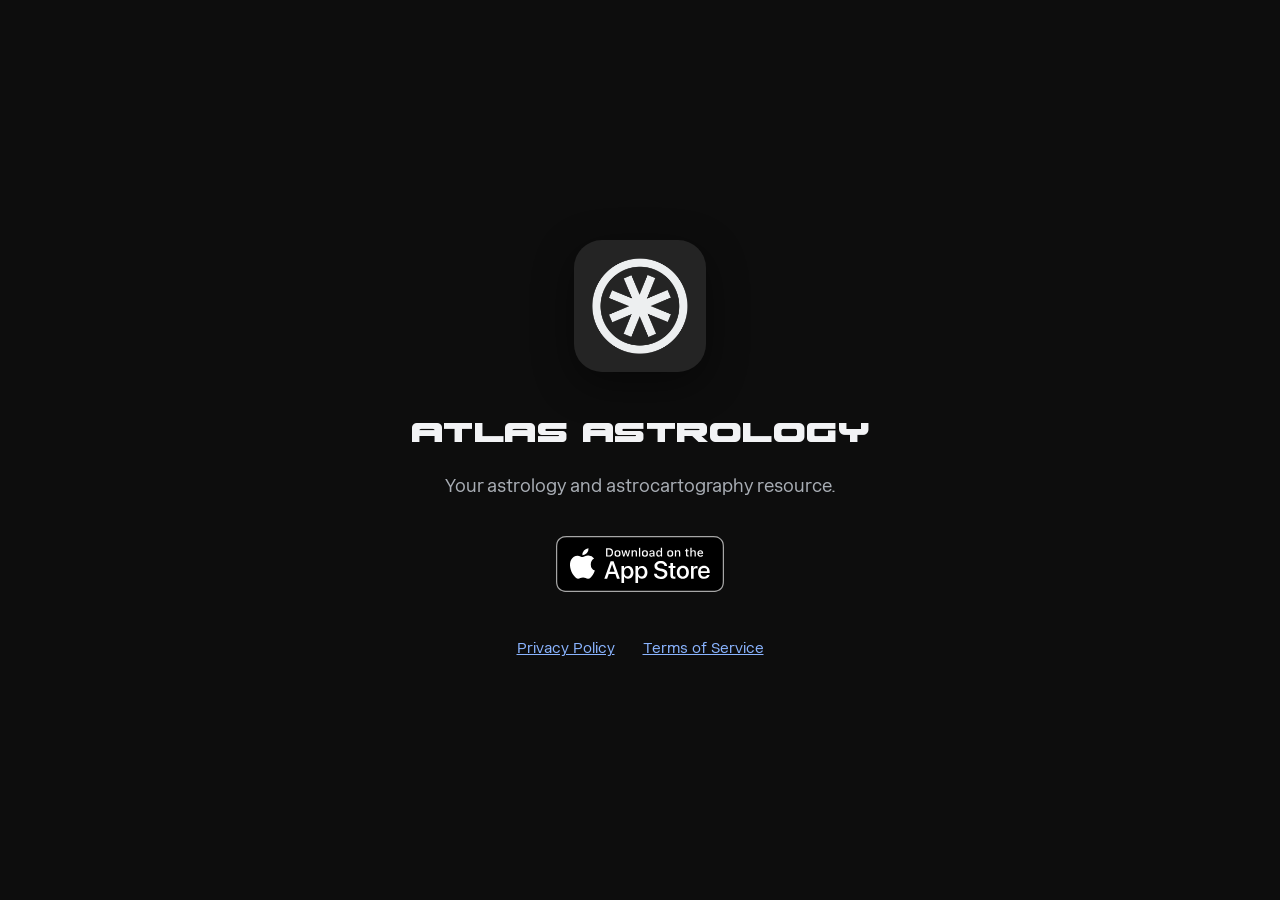
<file: index.html>
<!DOCTYPE html>
<html lang="en">
<head>
<meta charset="utf-8">
<meta name="viewport" content="width=device-width, initial-scale=1">
<meta name="robots" content="index, follow">
<title>Atlas Astrology</title>
<meta name="description" content="Atlas — astrology, charts, and astrocartography for self-reflection.">
<link rel="apple-touch-icon" href="/assets/apple-touch-icon.png">
<link rel="icon" href="/assets/apple-touch-icon.png">
<link rel="stylesheet" href="/style.css">
</head>
<body>
<main class="hero">
  <img class="icon" src="/assets/icon-1024.png" alt="Atlas app icon">
  <h1>Atlas Astrology</h1>
  <p class="tagline">Your astrology and astrocartography resource.</p>

  <span class="appstore-btn" aria-disabled="true">
    <img src="/assets/app-store-badge.svg" alt="Download on the App Store">
  </span>

  <div class="legal-links">
    <a href="/privacy">Privacy Policy</a>
    <a href="/terms">Terms of Service</a>
  </div>
</main>
</body>
</html>
</file>
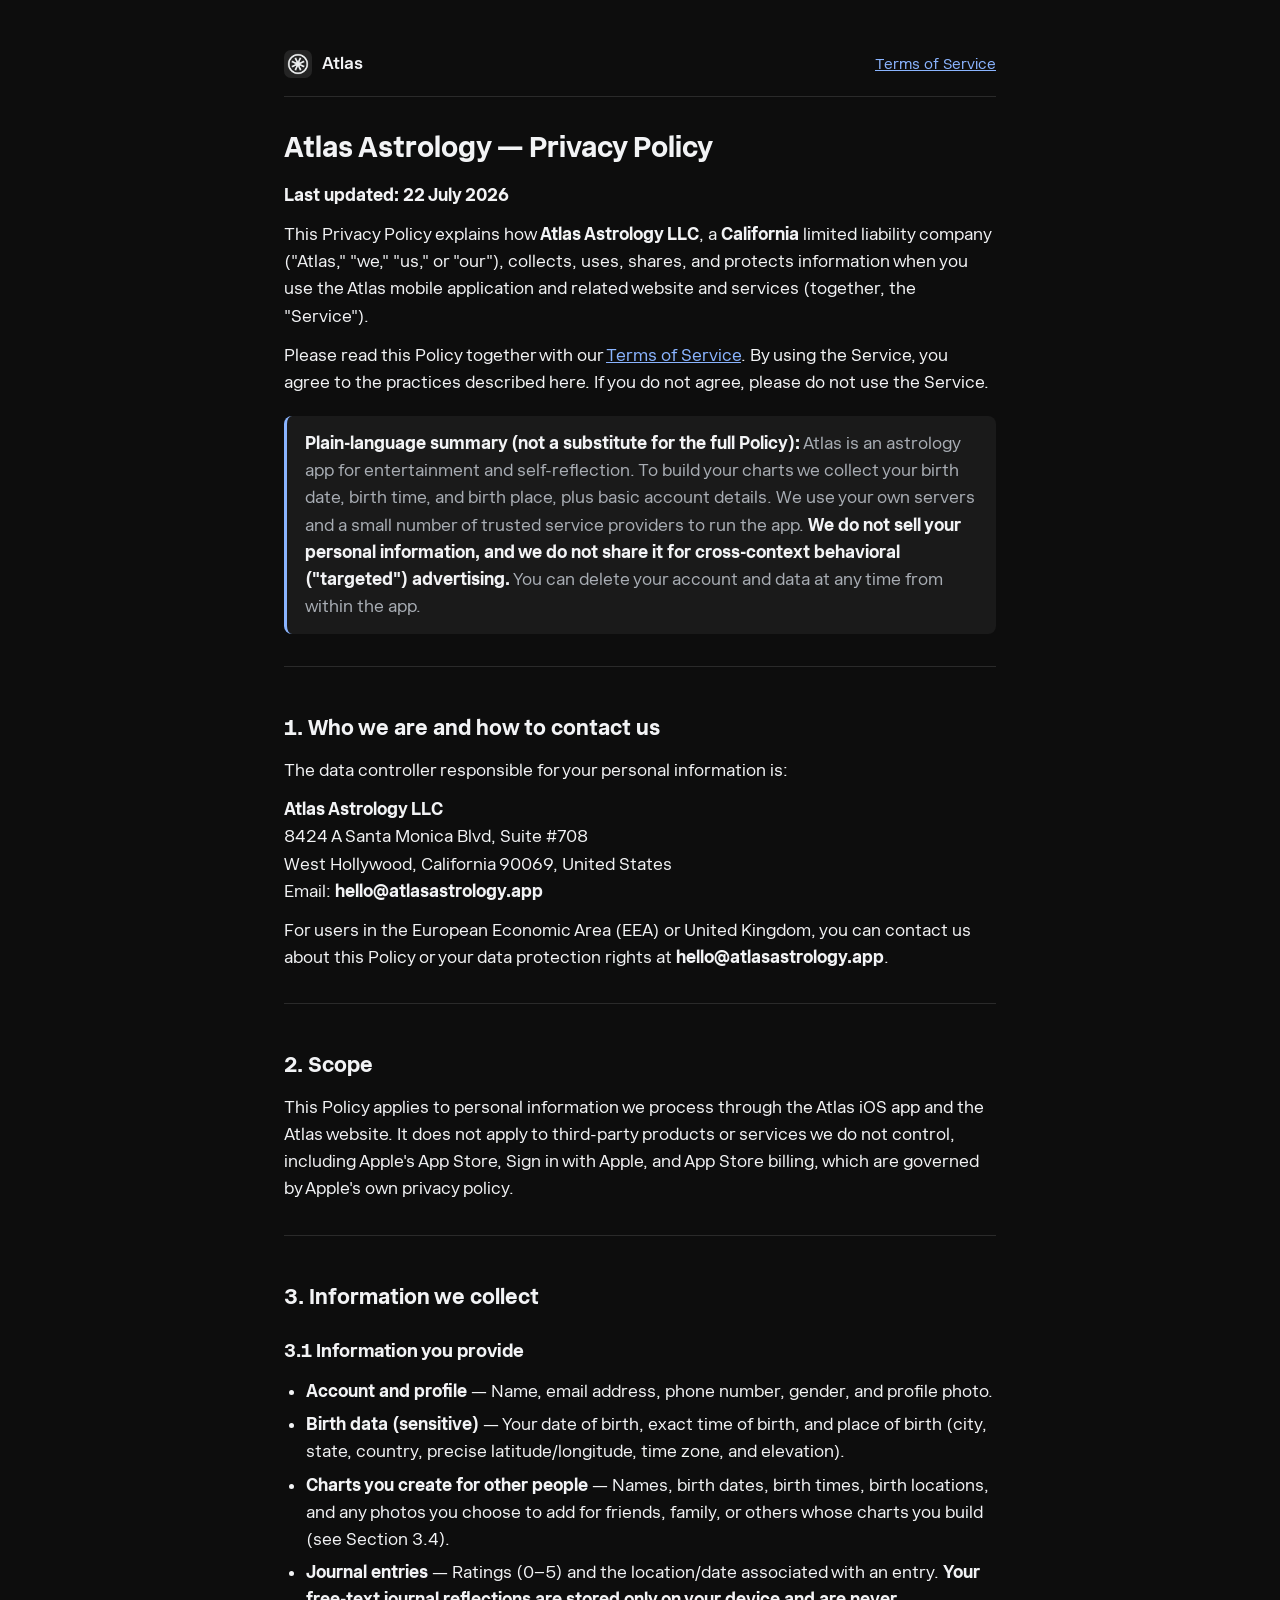
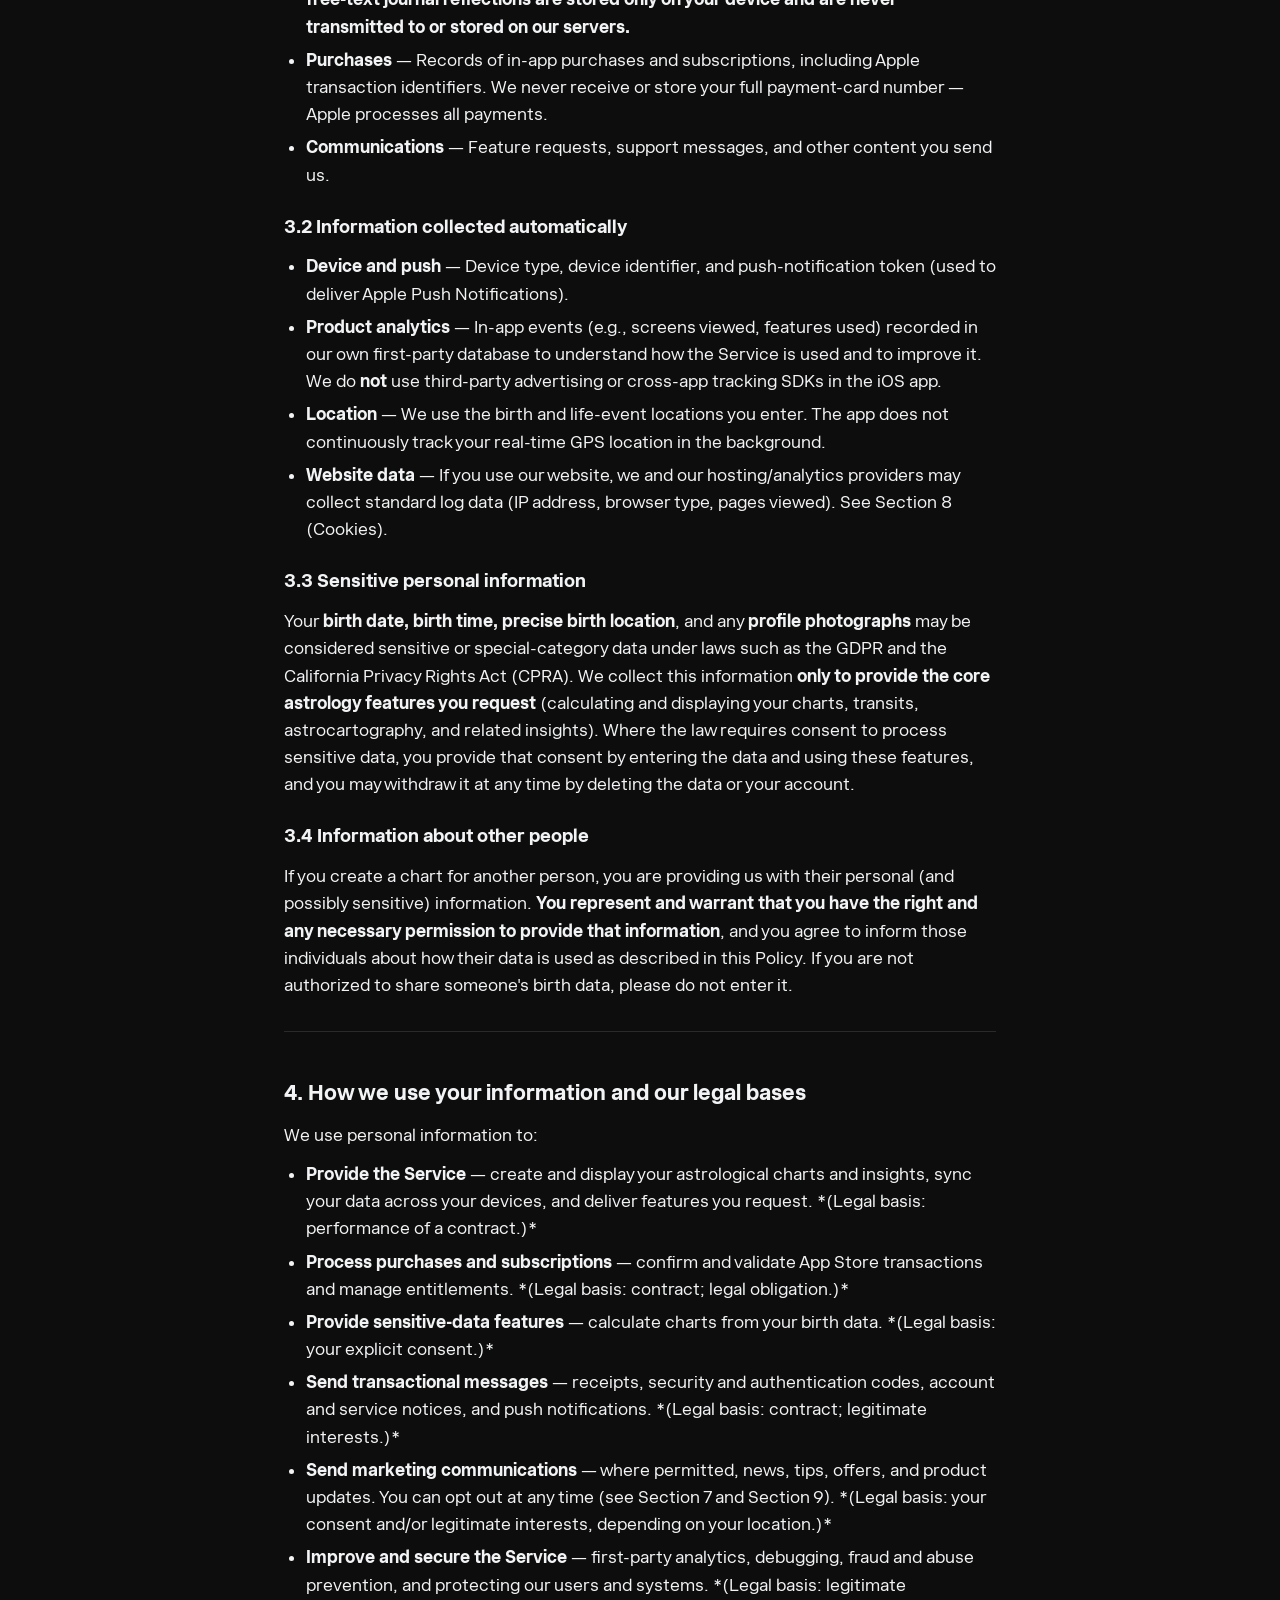
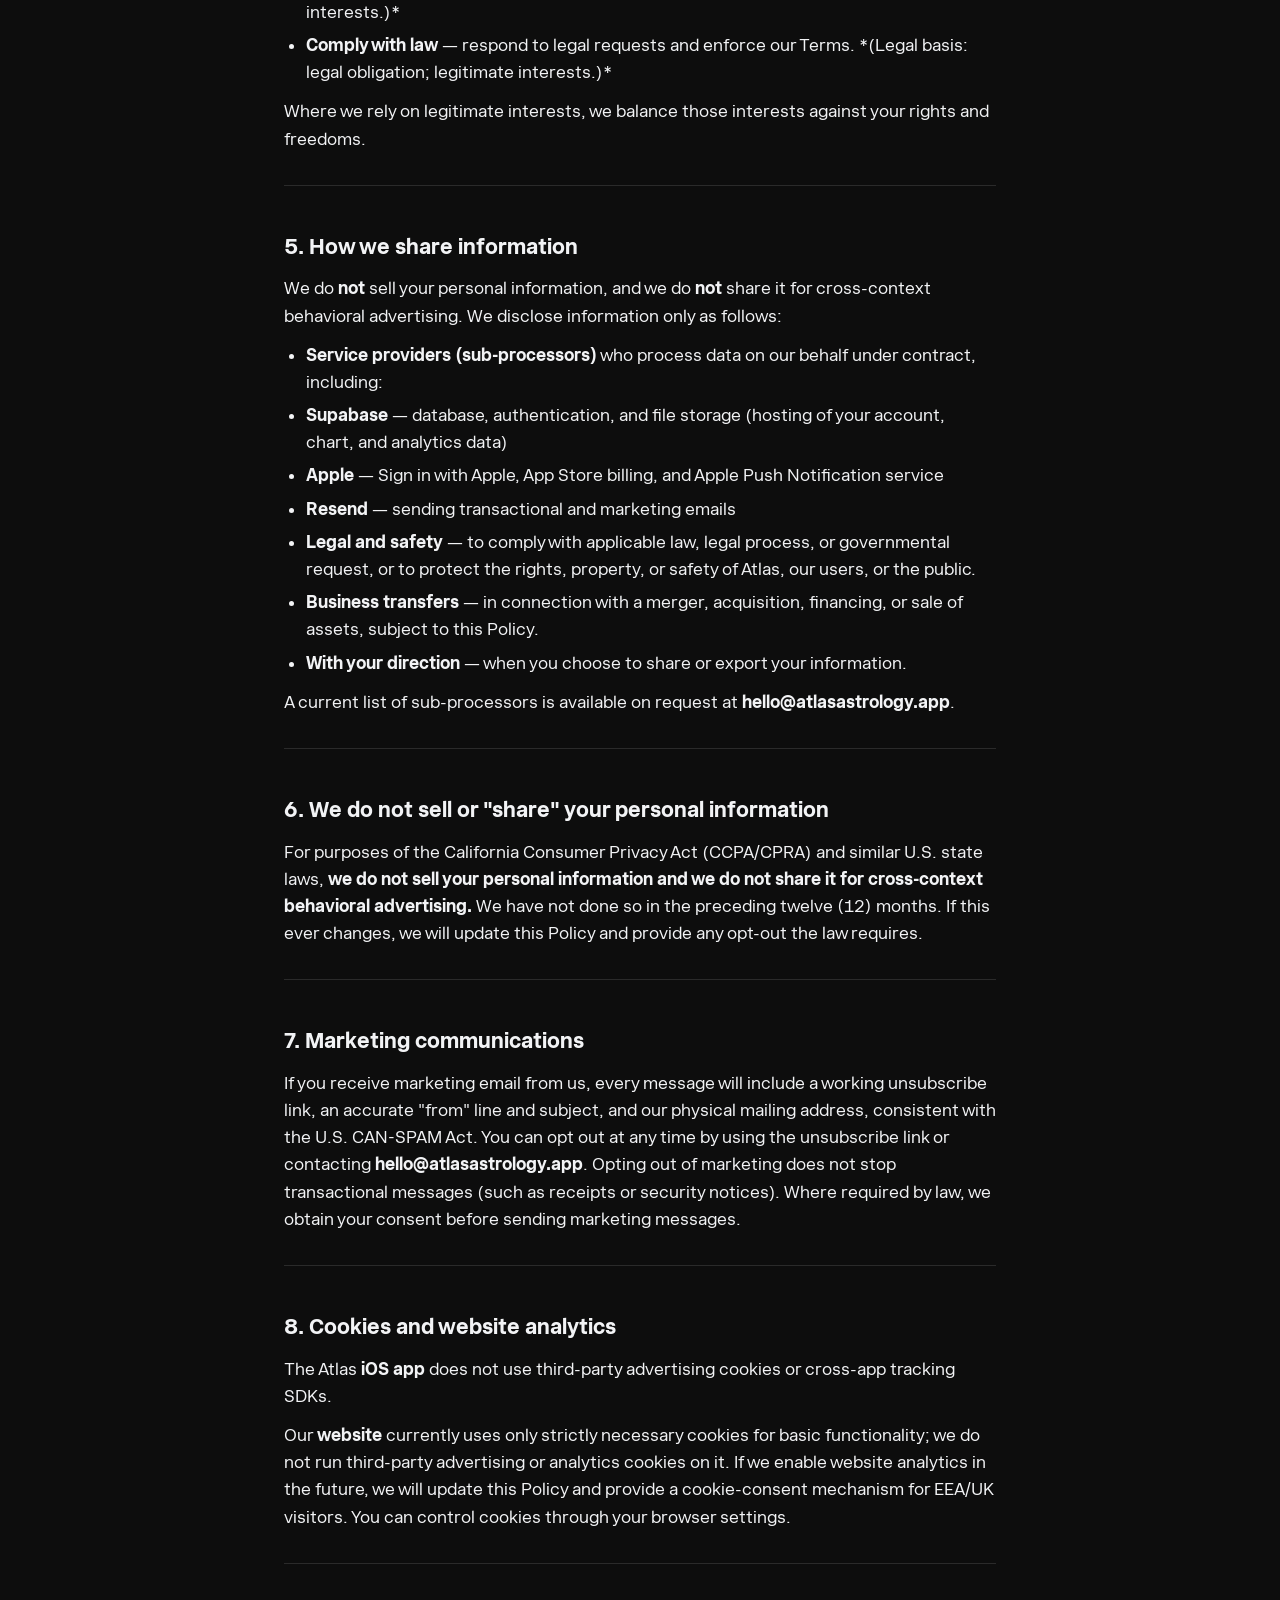
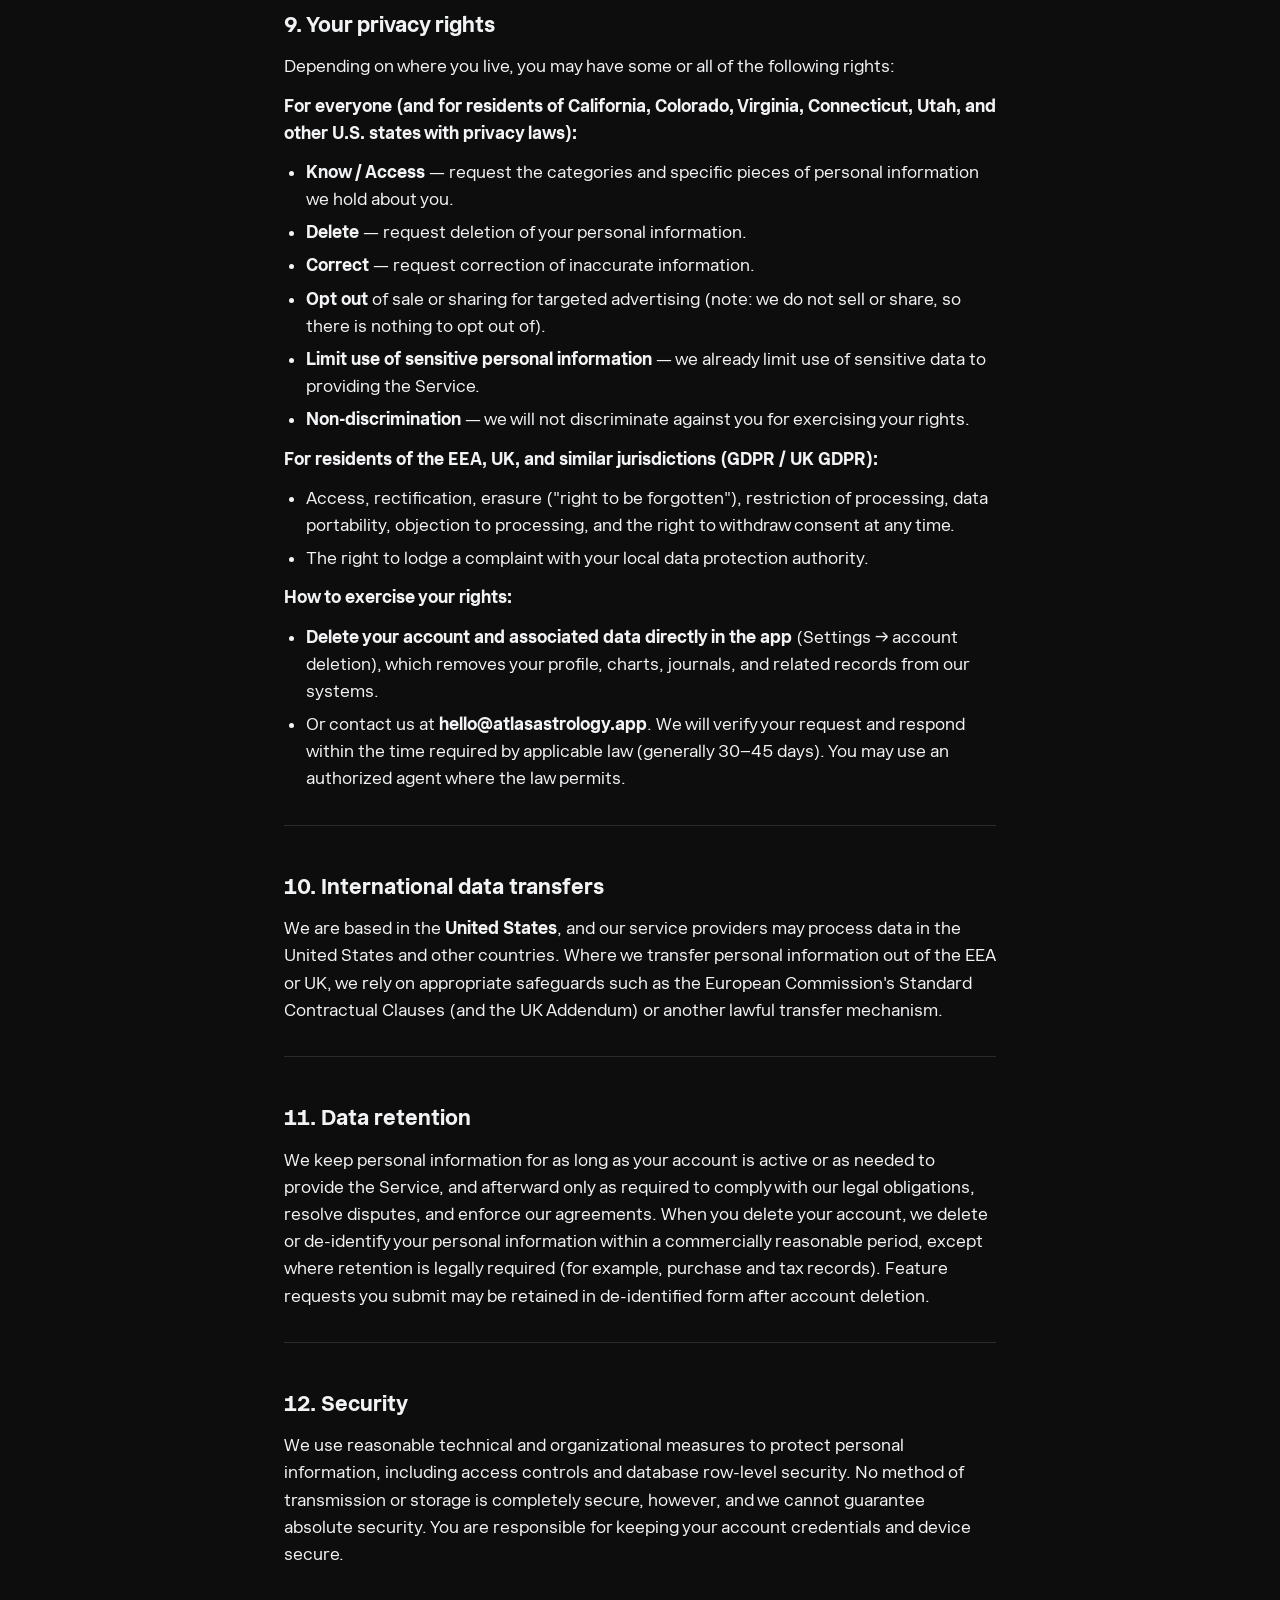
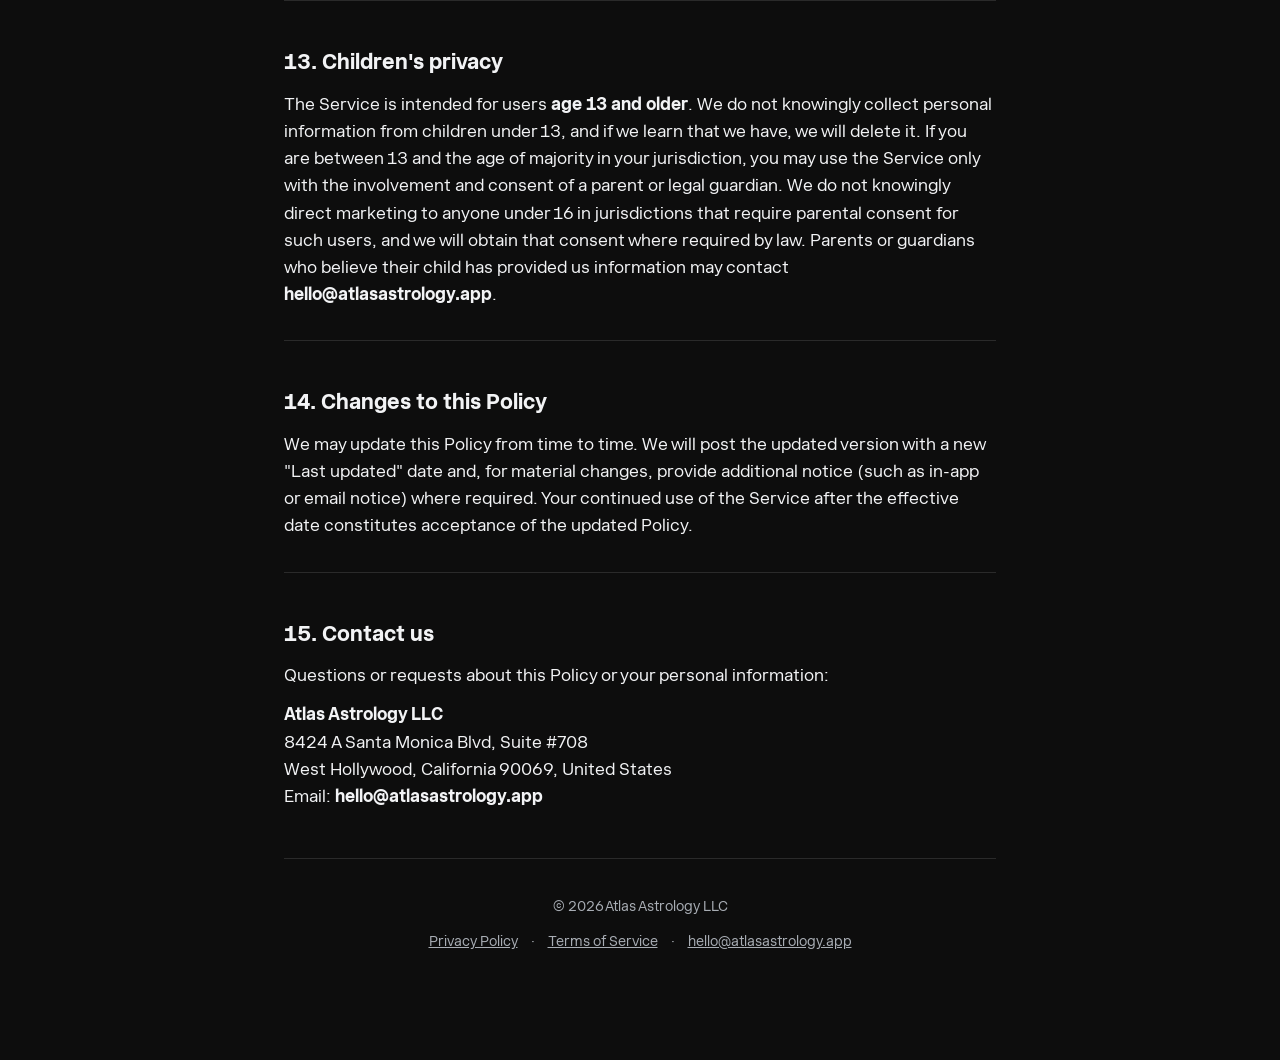
<file: privacy/index.html>
<!DOCTYPE html>
<html lang="en">
<head>
<meta charset="utf-8">
<meta name="viewport" content="width=device-width, initial-scale=1">
<meta name="robots" content="index, follow">
<title>Privacy Policy — Atlas Astrology</title>
<link rel="apple-touch-icon" href="/assets/apple-touch-icon.png">
<link rel="icon" href="/assets/apple-touch-icon.png">
<link rel="stylesheet" href="/style.css">
</head>
<body>
<main class="doc">
  <nav class="doc-nav">
    <a class="home" href="/"><img src="/assets/apple-touch-icon.png" alt="">Atlas</a>
    <span class="other"><a href="/terms">Terms of Service</a></span>
  </nav>
  <h1>Atlas Astrology — Privacy Policy</h1>
<p><strong>Last updated: 22 July 2026</strong></p>
<p>This Privacy Policy explains how <strong>Atlas Astrology LLC</strong>, a <strong>California</strong> limited liability company (&quot;Atlas,&quot; &quot;we,&quot; &quot;us,&quot; or &quot;our&quot;), collects, uses, shares, and protects information when you use the Atlas mobile application and related website and services (together, the &quot;Service&quot;).</p>
<p>Please read this Policy together with our <a href="https://atlasastrology.app/terms">Terms of Service</a>. By using the Service, you agree to the practices described here. If you do not agree, please do not use the Service.</p>
<blockquote><strong>Plain-language summary (not a substitute for the full Policy):</strong> Atlas is an astrology app for entertainment and self-reflection. To build your charts we collect your birth date, birth time, and birth place, plus basic account details. We use your own servers and a small number of trusted service providers to run the app. <strong>We do not sell your personal information, and we do not share it for cross-context behavioral (&quot;targeted&quot;) advertising.</strong> You can delete your account and data at any time from within the app.</blockquote>
<hr>
<h2>1. Who we are and how to contact us</h2>
<p>The data controller responsible for your personal information is:</p>
<p><strong>Atlas Astrology LLC</strong><br>8424 A Santa Monica Blvd, Suite #708<br>West Hollywood, California 90069, United States<br>Email: <strong>hello@atlasastrology.app</strong></p>
<p>For users in the European Economic Area (EEA) or United Kingdom, you can contact us about this Policy or your data protection rights at <strong>hello@atlasastrology.app</strong>.</p>
<hr>
<h2>2. Scope</h2>
<p>This Policy applies to personal information we process through the Atlas iOS app and the Atlas website. It does not apply to third-party products or services we do not control, including Apple&#x27;s App Store, Sign in with Apple, and App Store billing, which are governed by Apple&#x27;s own privacy policy.</p>
<hr>
<h2>3. Information we collect</h2>
<h3>3.1 Information you provide</h3>
<ul><li><strong>Account and profile</strong> — Name, email address, phone number, gender, and profile photo.</li><li><strong>Birth data (sensitive)</strong> — Your date of birth, exact time of birth, and place of birth (city, state, country, precise latitude/longitude, time zone, and elevation).</li><li><strong>Charts you create for other people</strong> — Names, birth dates, birth times, birth locations, and any photos you choose to add for friends, family, or others whose charts you build (see Section 3.4).</li><li><strong>Journal entries</strong> — Ratings (0–5) and the location/date associated with an entry. <strong>Your free-text journal reflections are stored only on your device and are never transmitted to or stored on our servers.</strong></li><li><strong>Purchases</strong> — Records of in-app purchases and subscriptions, including Apple transaction identifiers. We never receive or store your full payment-card number — Apple processes all payments.</li><li><strong>Communications</strong> — Feature requests, support messages, and other content you send us.</li></ul>
<h3>3.2 Information collected automatically</h3>
<ul><li><strong>Device and push</strong> — Device type, device identifier, and push-notification token (used to deliver Apple Push Notifications).</li><li><strong>Product analytics</strong> — In-app events (e.g., screens viewed, features used) recorded in our own first-party database to understand how the Service is used and to improve it. We do <strong>not</strong> use third-party advertising or cross-app tracking SDKs in the iOS app.</li><li><strong>Location</strong> — We use the birth and life-event locations you enter. The app does not continuously track your real-time GPS location in the background.</li><li><strong>Website data</strong> — If you use our website, we and our hosting/analytics providers may collect standard log data (IP address, browser type, pages viewed). See Section 8 (Cookies).</li></ul>
<h3>3.3 Sensitive personal information</h3>
<p>Your <strong>birth date, birth time, precise birth location</strong>, and any <strong>profile photographs</strong> may be considered sensitive or special-category data under laws such as the GDPR and the California Privacy Rights Act (CPRA). We collect this information <strong>only to provide the core astrology features you request</strong> (calculating and displaying your charts, transits, astrocartography, and related insights). Where the law requires consent to process sensitive data, you provide that consent by entering the data and using these features, and you may withdraw it at any time by deleting the data or your account.</p>
<h3>3.4 Information about other people</h3>
<p>If you create a chart for another person, you are providing us with their personal (and possibly sensitive) information. <strong>You represent and warrant that you have the right and any necessary permission to provide that information</strong>, and you agree to inform those individuals about how their data is used as described in this Policy. If you are not authorized to share someone&#x27;s birth data, please do not enter it.</p>
<hr>
<h2>4. How we use your information and our legal bases</h2>
<p>We use personal information to:</p>
<ul><li><strong>Provide the Service</strong> — create and display your astrological charts and insights, sync your data across your devices, and deliver features you request. *(Legal basis: performance of a contract.)*</li><li><strong>Process purchases and subscriptions</strong> — confirm and validate App Store transactions and manage entitlements. *(Legal basis: contract; legal obligation.)*</li><li><strong>Provide sensitive-data features</strong> — calculate charts from your birth data. *(Legal basis: your explicit consent.)*</li><li><strong>Send transactional messages</strong> — receipts, security and authentication codes, account and service notices, and push notifications. *(Legal basis: contract; legitimate interests.)*</li><li><strong>Send marketing communications</strong> — where permitted, news, tips, offers, and product updates. You can opt out at any time (see Section 7 and Section 9). *(Legal basis: your consent and/or legitimate interests, depending on your location.)*</li><li><strong>Improve and secure the Service</strong> — first-party analytics, debugging, fraud and abuse prevention, and protecting our users and systems. *(Legal basis: legitimate interests.)*</li><li><strong>Comply with law</strong> — respond to legal requests and enforce our Terms. *(Legal basis: legal obligation; legitimate interests.)*</li></ul>
<p>Where we rely on legitimate interests, we balance those interests against your rights and freedoms.</p>
<hr>
<h2>5. How we share information</h2>
<p>We do <strong>not</strong> sell your personal information, and we do <strong>not</strong> share it for cross-context behavioral advertising. We disclose information only as follows:</p>
<ul><li><strong>Service providers (sub-processors)</strong> who process data on our behalf under contract, including:</li><li><strong>Supabase</strong> — database, authentication, and file storage (hosting of your account, chart, and analytics data)</li><li><strong>Apple</strong> — Sign in with Apple, App Store billing, and Apple Push Notification service</li><li><strong>Resend</strong> — sending transactional and marketing emails</li><li><strong>Legal and safety</strong> — to comply with applicable law, legal process, or governmental request, or to protect the rights, property, or safety of Atlas, our users, or the public.</li><li><strong>Business transfers</strong> — in connection with a merger, acquisition, financing, or sale of assets, subject to this Policy.</li><li><strong>With your direction</strong> — when you choose to share or export your information.</li></ul>
<p>A current list of sub-processors is available on request at <strong>hello@atlasastrology.app</strong>.</p>
<hr>
<h2>6. We do not sell or &quot;share&quot; your personal information</h2>
<p>For purposes of the California Consumer Privacy Act (CCPA/CPRA) and similar U.S. state laws, <strong>we do not sell your personal information and we do not share it for cross-context behavioral advertising.</strong> We have not done so in the preceding twelve (12) months. If this ever changes, we will update this Policy and provide any opt-out the law requires.</p>
<hr>
<h2>7. Marketing communications</h2>
<p>If you receive marketing email from us, every message will include a working unsubscribe link, an accurate &quot;from&quot; line and subject, and our physical mailing address, consistent with the U.S. CAN-SPAM Act. You can opt out at any time by using the unsubscribe link or contacting <strong>hello@atlasastrology.app</strong>. Opting out of marketing does not stop transactional messages (such as receipts or security notices). Where required by law, we obtain your consent before sending marketing messages.</p>
<hr>
<h2>8. Cookies and website analytics</h2>
<p>The Atlas <strong>iOS app</strong> does not use third-party advertising cookies or cross-app tracking SDKs.</p>
<p>Our <strong>website</strong> currently uses only strictly necessary cookies for basic functionality; we do not run third-party advertising or analytics cookies on it. If we enable website analytics in the future, we will update this Policy and provide a cookie-consent mechanism for EEA/UK visitors. You can control cookies through your browser settings.</p>
<hr>
<h2>9. Your privacy rights</h2>
<p>Depending on where you live, you may have some or all of the following rights:</p>
<p><strong>For everyone (and for residents of California, Colorado, Virginia, Connecticut, Utah, and other U.S. states with privacy laws):</strong></p>
<ul><li><strong>Know / Access</strong> — request the categories and specific pieces of personal information we hold about you.</li><li><strong>Delete</strong> — request deletion of your personal information.</li><li><strong>Correct</strong> — request correction of inaccurate information.</li><li><strong>Opt out</strong> of sale or sharing for targeted advertising (note: we do not sell or share, so there is nothing to opt out of).</li><li><strong>Limit use of sensitive personal information</strong> — we already limit use of sensitive data to providing the Service.</li><li><strong>Non-discrimination</strong> — we will not discriminate against you for exercising your rights.</li></ul>
<p><strong>For residents of the EEA, UK, and similar jurisdictions (GDPR / UK GDPR):</strong></p>
<ul><li>Access, rectification, erasure (&quot;right to be forgotten&quot;), restriction of processing, data portability, objection to processing, and the right to withdraw consent at any time.</li><li>The right to lodge a complaint with your local data protection authority.</li></ul>
<p><strong>How to exercise your rights:</strong></p>
<ul><li><strong>Delete your account and associated data directly in the app</strong> (Settings → account deletion), which removes your profile, charts, journals, and related records from our systems.</li><li>Or contact us at <strong>hello@atlasastrology.app</strong>. We will verify your request and respond within the time required by applicable law (generally 30–45 days). You may use an authorized agent where the law permits.</li></ul>
<hr>
<h2>10. International data transfers</h2>
<p>We are based in the <strong>United States</strong>, and our service providers may process data in the United States and other countries. Where we transfer personal information out of the EEA or UK, we rely on appropriate safeguards such as the European Commission&#x27;s Standard Contractual Clauses (and the UK Addendum) or another lawful transfer mechanism.</p>
<hr>
<h2>11. Data retention</h2>
<p>We keep personal information for as long as your account is active or as needed to provide the Service, and afterward only as required to comply with our legal obligations, resolve disputes, and enforce our agreements. When you delete your account, we delete or de-identify your personal information within a commercially reasonable period, except where retention is legally required (for example, purchase and tax records). Feature requests you submit may be retained in de-identified form after account deletion.</p>
<hr>
<h2>12. Security</h2>
<p>We use reasonable technical and organizational measures to protect personal information, including access controls and database row-level security. No method of transmission or storage is completely secure, however, and we cannot guarantee absolute security. You are responsible for keeping your account credentials and device secure.</p>
<hr>
<h2>13. Children&#x27;s privacy</h2>
<p>The Service is intended for users <strong>age 13 and older</strong>. We do not knowingly collect personal information from children under 13, and if we learn that we have, we will delete it. If you are between 13 and the age of majority in your jurisdiction, you may use the Service only with the involvement and consent of a parent or legal guardian. We do not knowingly direct marketing to anyone under 16 in jurisdictions that require parental consent for such users, and we will obtain that consent where required by law. Parents or guardians who believe their child has provided us information may contact <strong>hello@atlasastrology.app</strong>.</p>
<hr>
<h2>14. Changes to this Policy</h2>
<p>We may update this Policy from time to time. We will post the updated version with a new &quot;Last updated&quot; date and, for material changes, provide additional notice (such as in-app or email notice) where required. Your continued use of the Service after the effective date constitutes acceptance of the updated Policy.</p>
<hr>
<h2>15. Contact us</h2>
<p>Questions or requests about this Policy or your personal information:</p>
<p><strong>Atlas Astrology LLC</strong><br>8424 A Santa Monica Blvd, Suite #708<br>West Hollywood, California 90069, United States<br>Email: <strong>hello@atlasastrology.app</strong></p>
  <div class="footer">
    <p>&copy; 2026 Atlas Astrology LLC</p>
    <p><a href="/privacy">Privacy Policy</a> &middot; <a href="/terms">Terms of Service</a> &middot; <a href="mailto:hello@atlasastrology.app">hello@atlasastrology.app</a></p>
  </div>
</main>
</body>
</html>
</file>
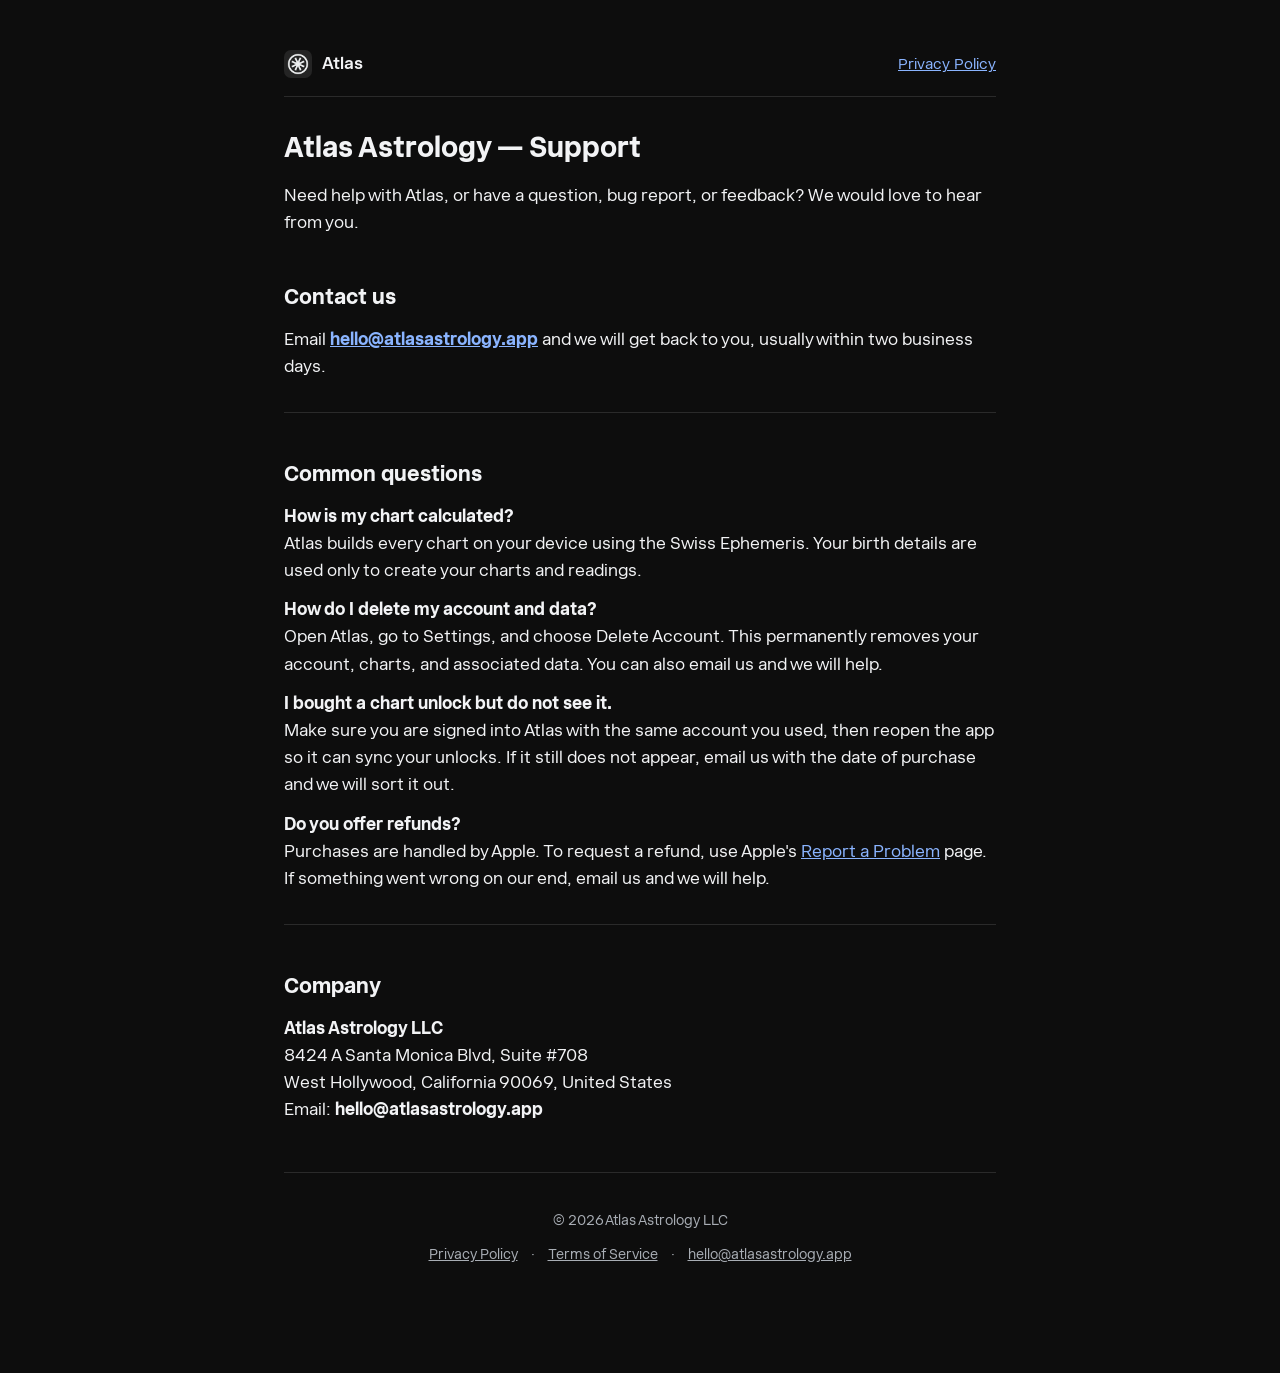
<file: support/index.html>
<!DOCTYPE html>
<html lang="en">
<head>
<meta charset="utf-8">
<meta name="viewport" content="width=device-width, initial-scale=1">
<meta name="robots" content="index, follow">
<title>Support — Atlas Astrology</title>
<link rel="apple-touch-icon" href="/assets/apple-touch-icon.png">
<link rel="icon" href="/assets/apple-touch-icon.png">
<link rel="stylesheet" href="/style.css">
</head>
<body>
<main class="doc">
  <nav class="doc-nav">
    <a class="home" href="/"><img src="/assets/apple-touch-icon.png" alt="">Atlas</a>
    <span class="other"><a href="/privacy">Privacy Policy</a></span>
  </nav>
  <h1>Atlas Astrology — Support</h1>
  <p>Need help with Atlas, or have a question, bug report, or feedback? We would love to hear from you.</p>
  <h2>Contact us</h2>
  <p>Email <strong><a href="mailto:hello@atlasastrology.app">hello@atlasastrology.app</a></strong> and we will get back to you, usually within two business days.</p>
  <hr>
  <h2>Common questions</h2>
  <p><strong>How is my chart calculated?</strong><br>Atlas builds every chart on your device using the Swiss Ephemeris. Your birth details are used only to create your charts and readings.</p>
  <p><strong>How do I delete my account and data?</strong><br>Open Atlas, go to Settings, and choose Delete Account. This permanently removes your account, charts, and associated data. You can also email us and we will help.</p>
  <p><strong>I bought a chart unlock but do not see it.</strong><br>Make sure you are signed into Atlas with the same account you used, then reopen the app so it can sync your unlocks. If it still does not appear, email us with the date of purchase and we will sort it out.</p>
  <p><strong>Do you offer refunds?</strong><br>Purchases are handled by Apple. To request a refund, use Apple's <a href="https://reportaproblem.apple.com">Report a Problem</a> page. If something went wrong on our end, email us and we will help.</p>
  <hr>
  <h2>Company</h2>
  <p><strong>Atlas Astrology LLC</strong><br>8424 A Santa Monica Blvd, Suite #708<br>West Hollywood, California 90069, United States<br>Email: <strong>hello@atlasastrology.app</strong></p>
  <div class="footer">
    <p>&copy; 2026 Atlas Astrology LLC</p>
    <p><a href="/privacy">Privacy Policy</a> &middot; <a href="/terms">Terms of Service</a> &middot; <a href="mailto:hello@atlasastrology.app">hello@atlasastrology.app</a></p>
  </div>
</main>
</body>
</html>
</file>
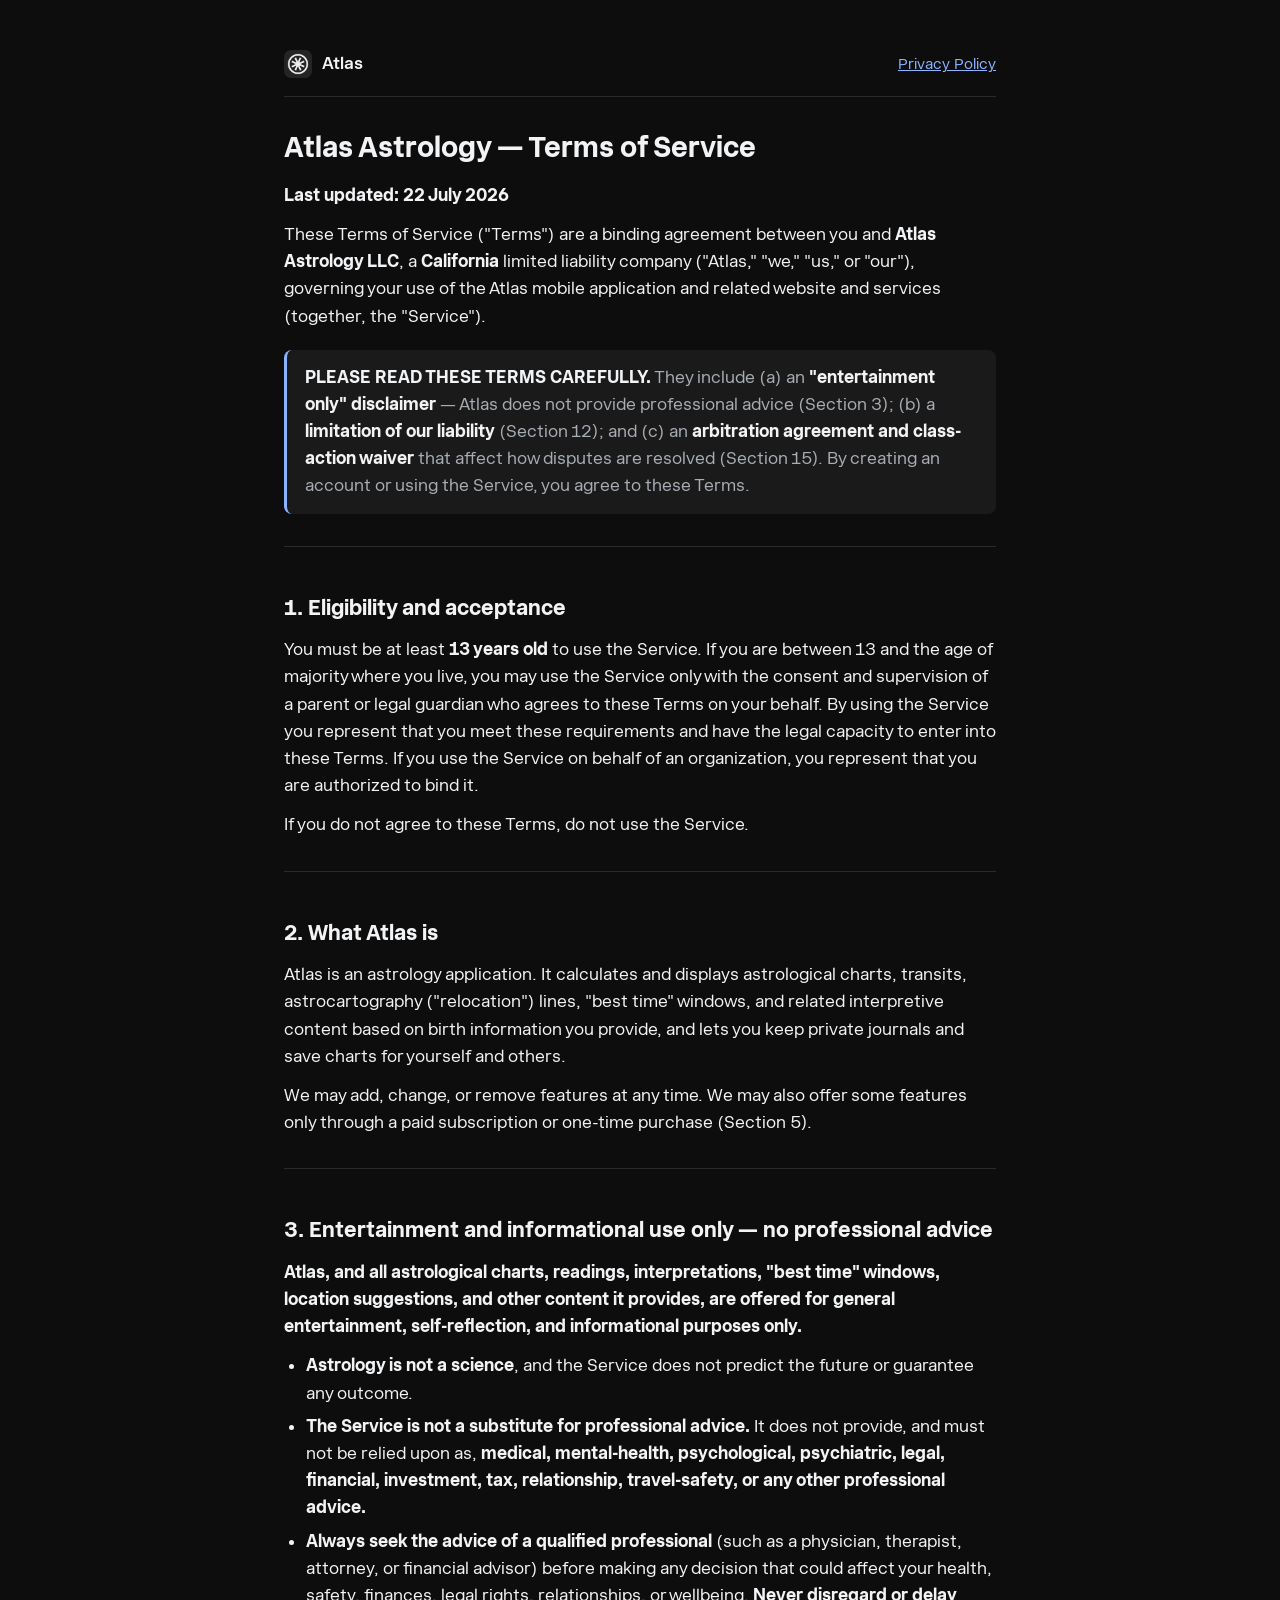
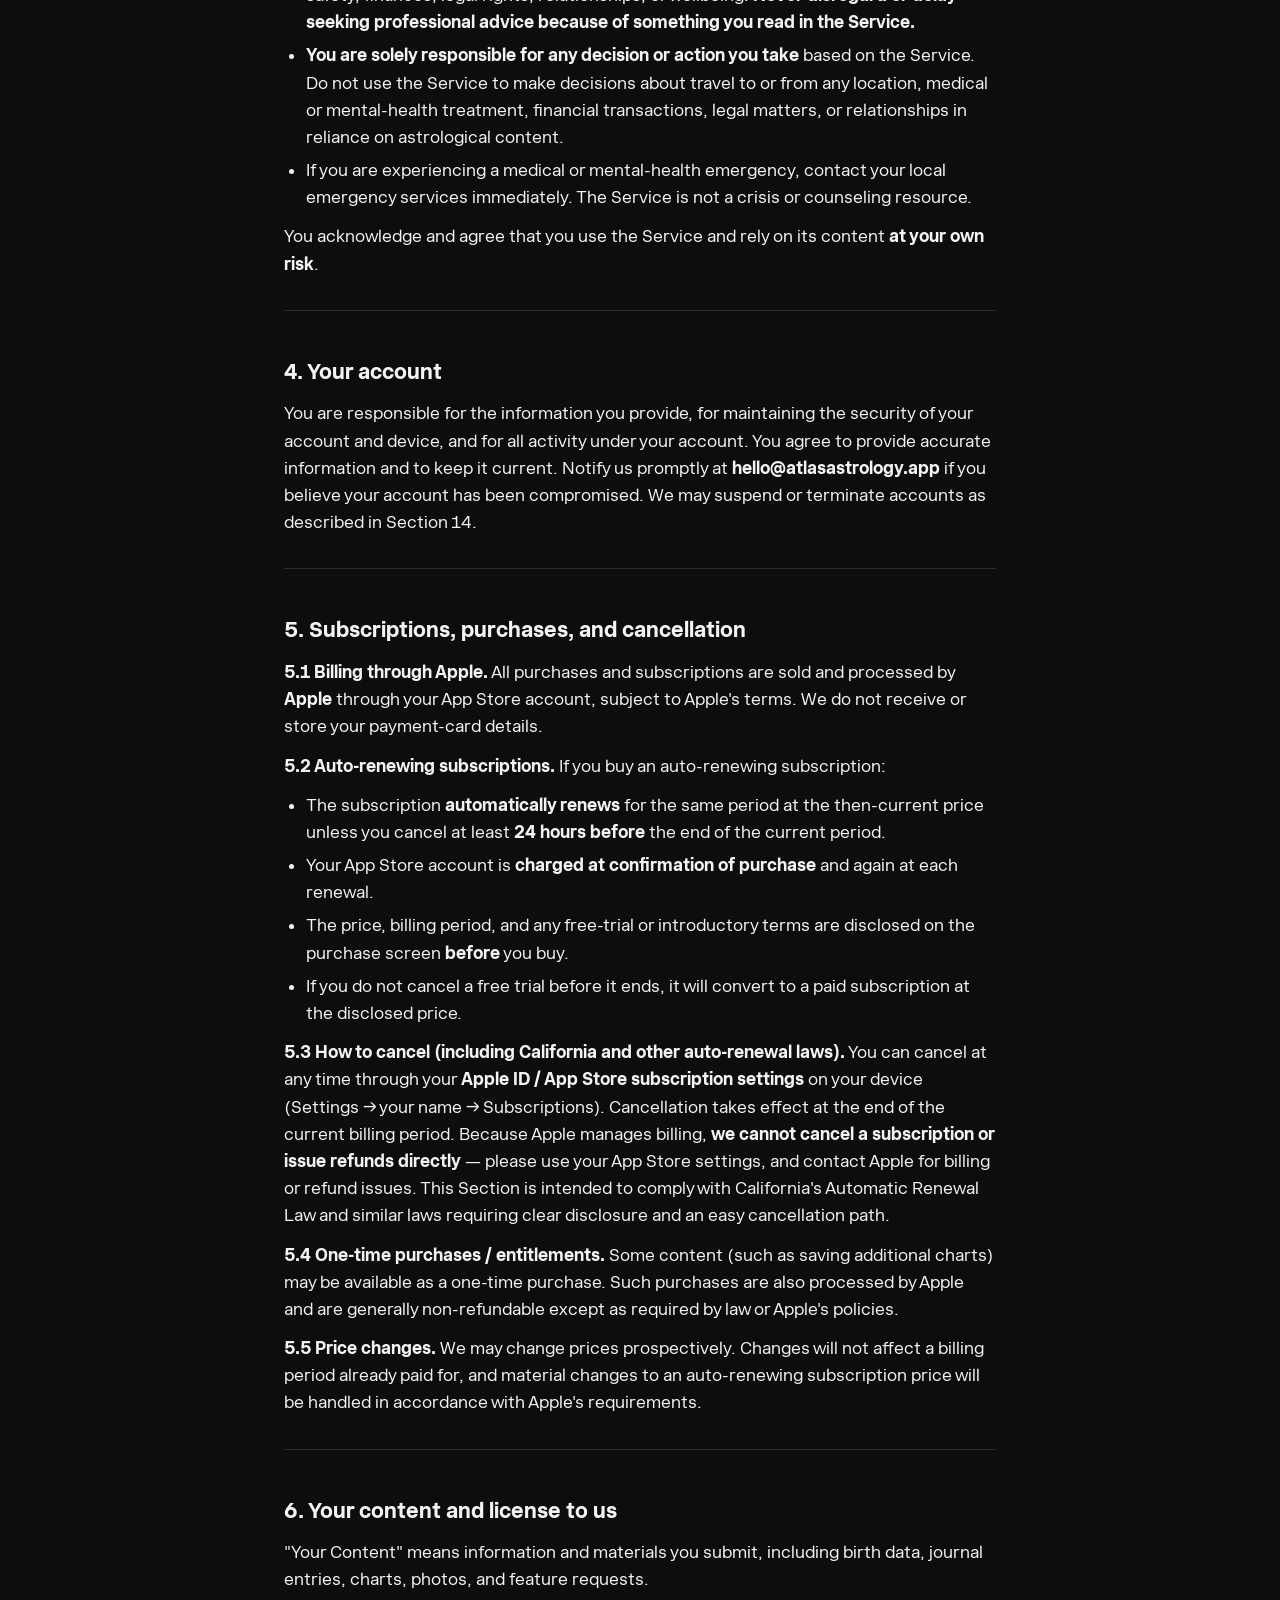
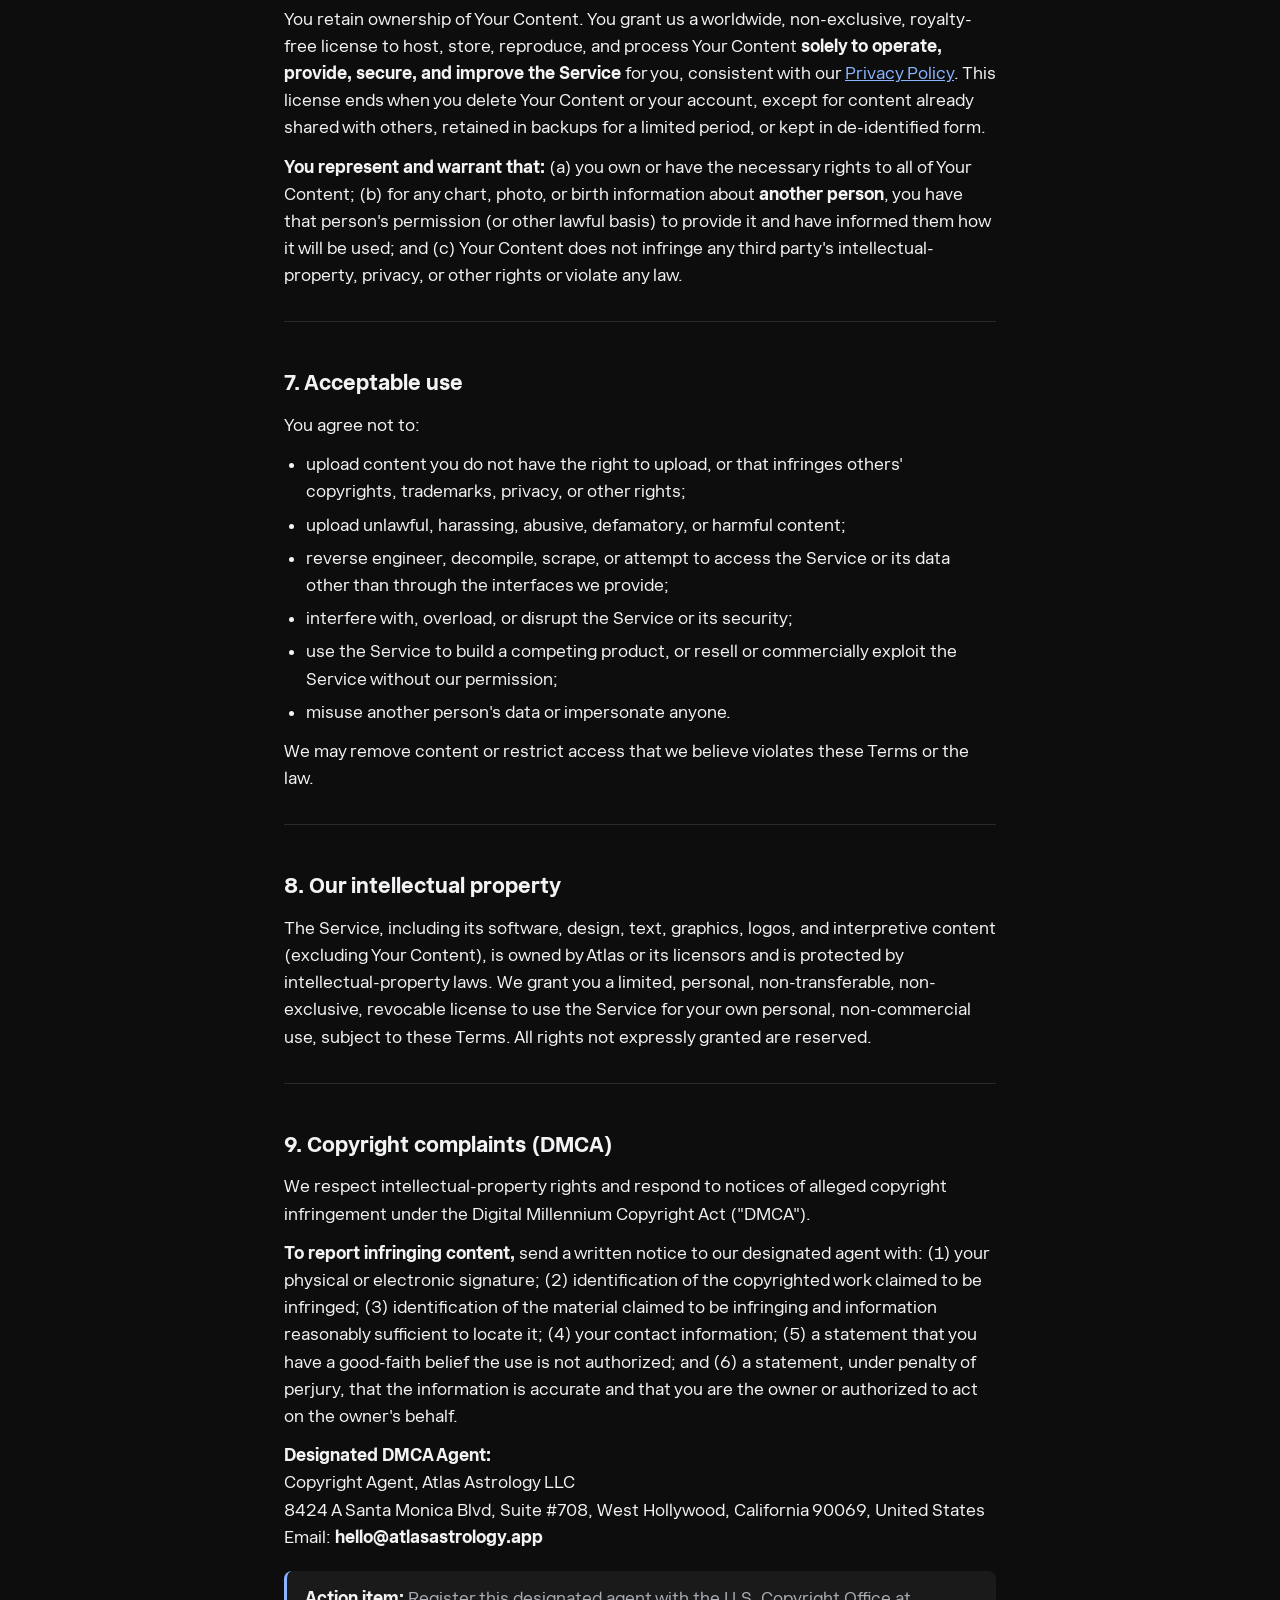
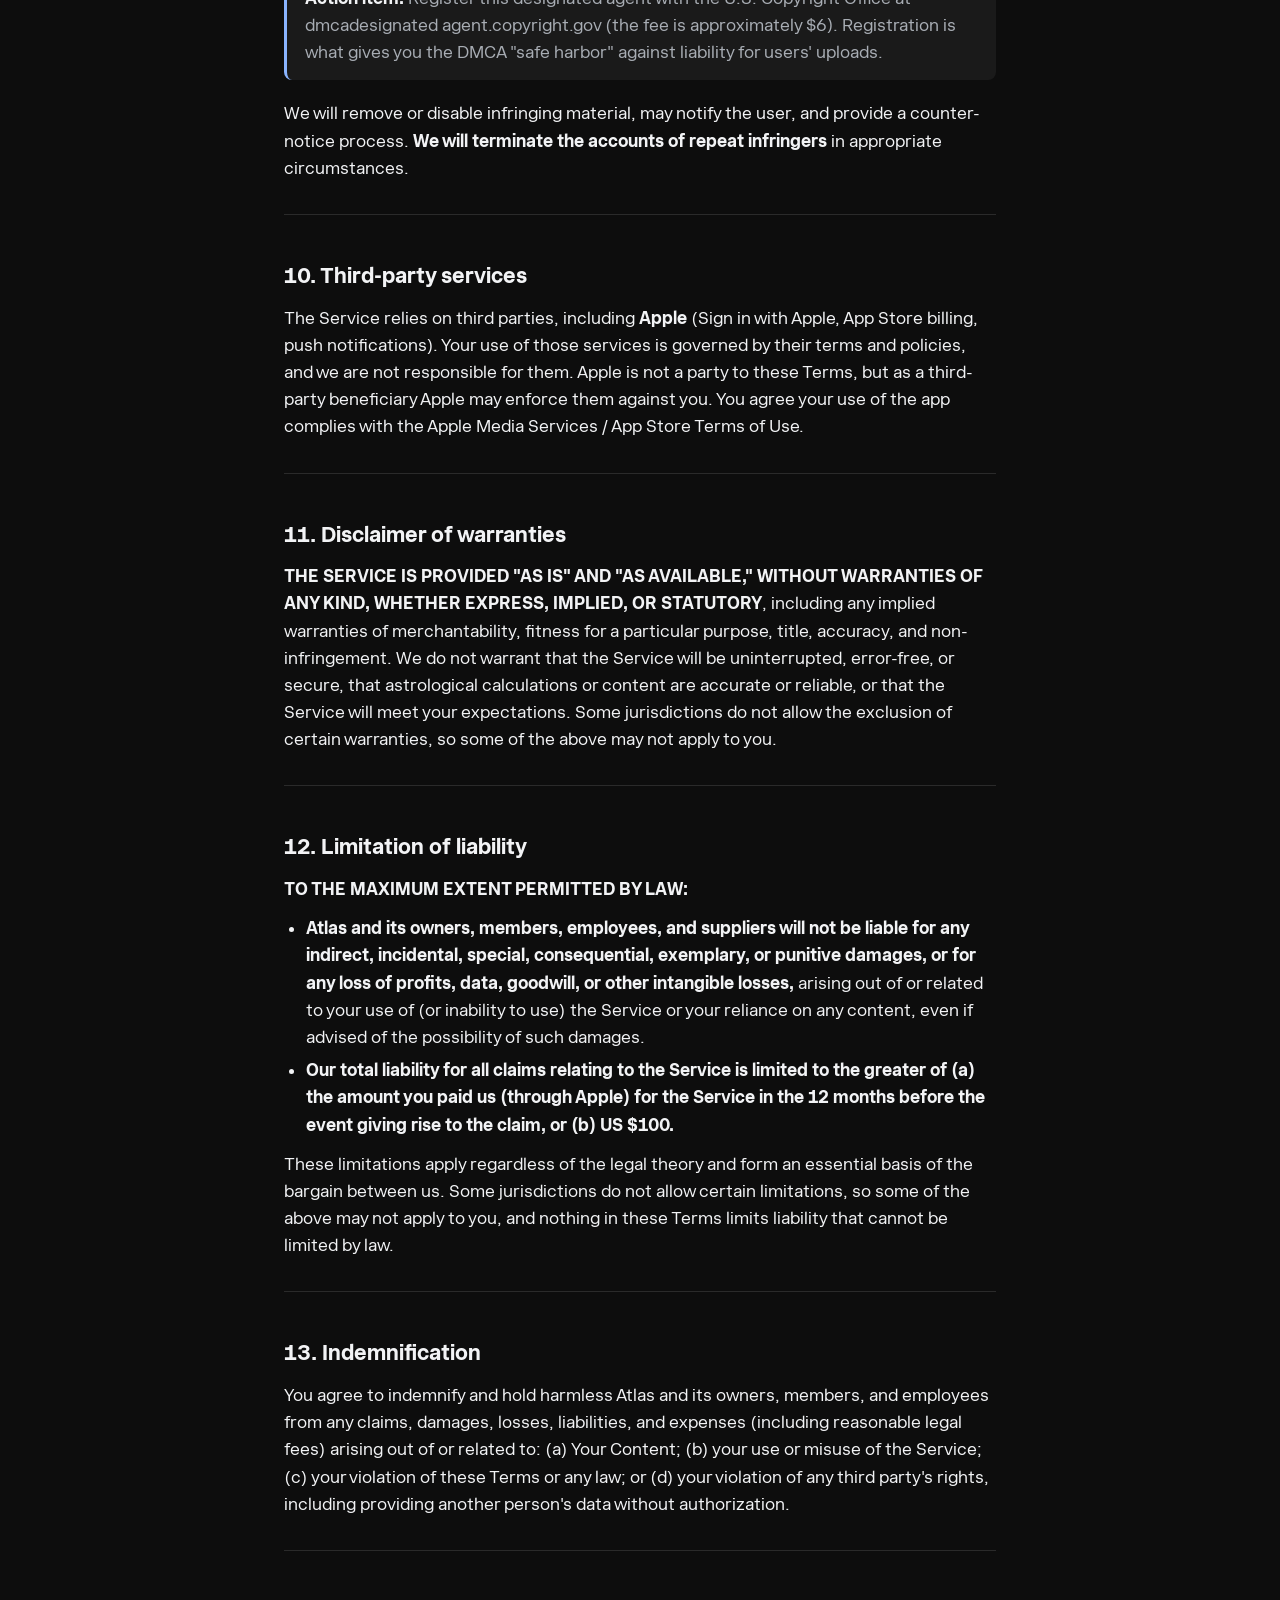
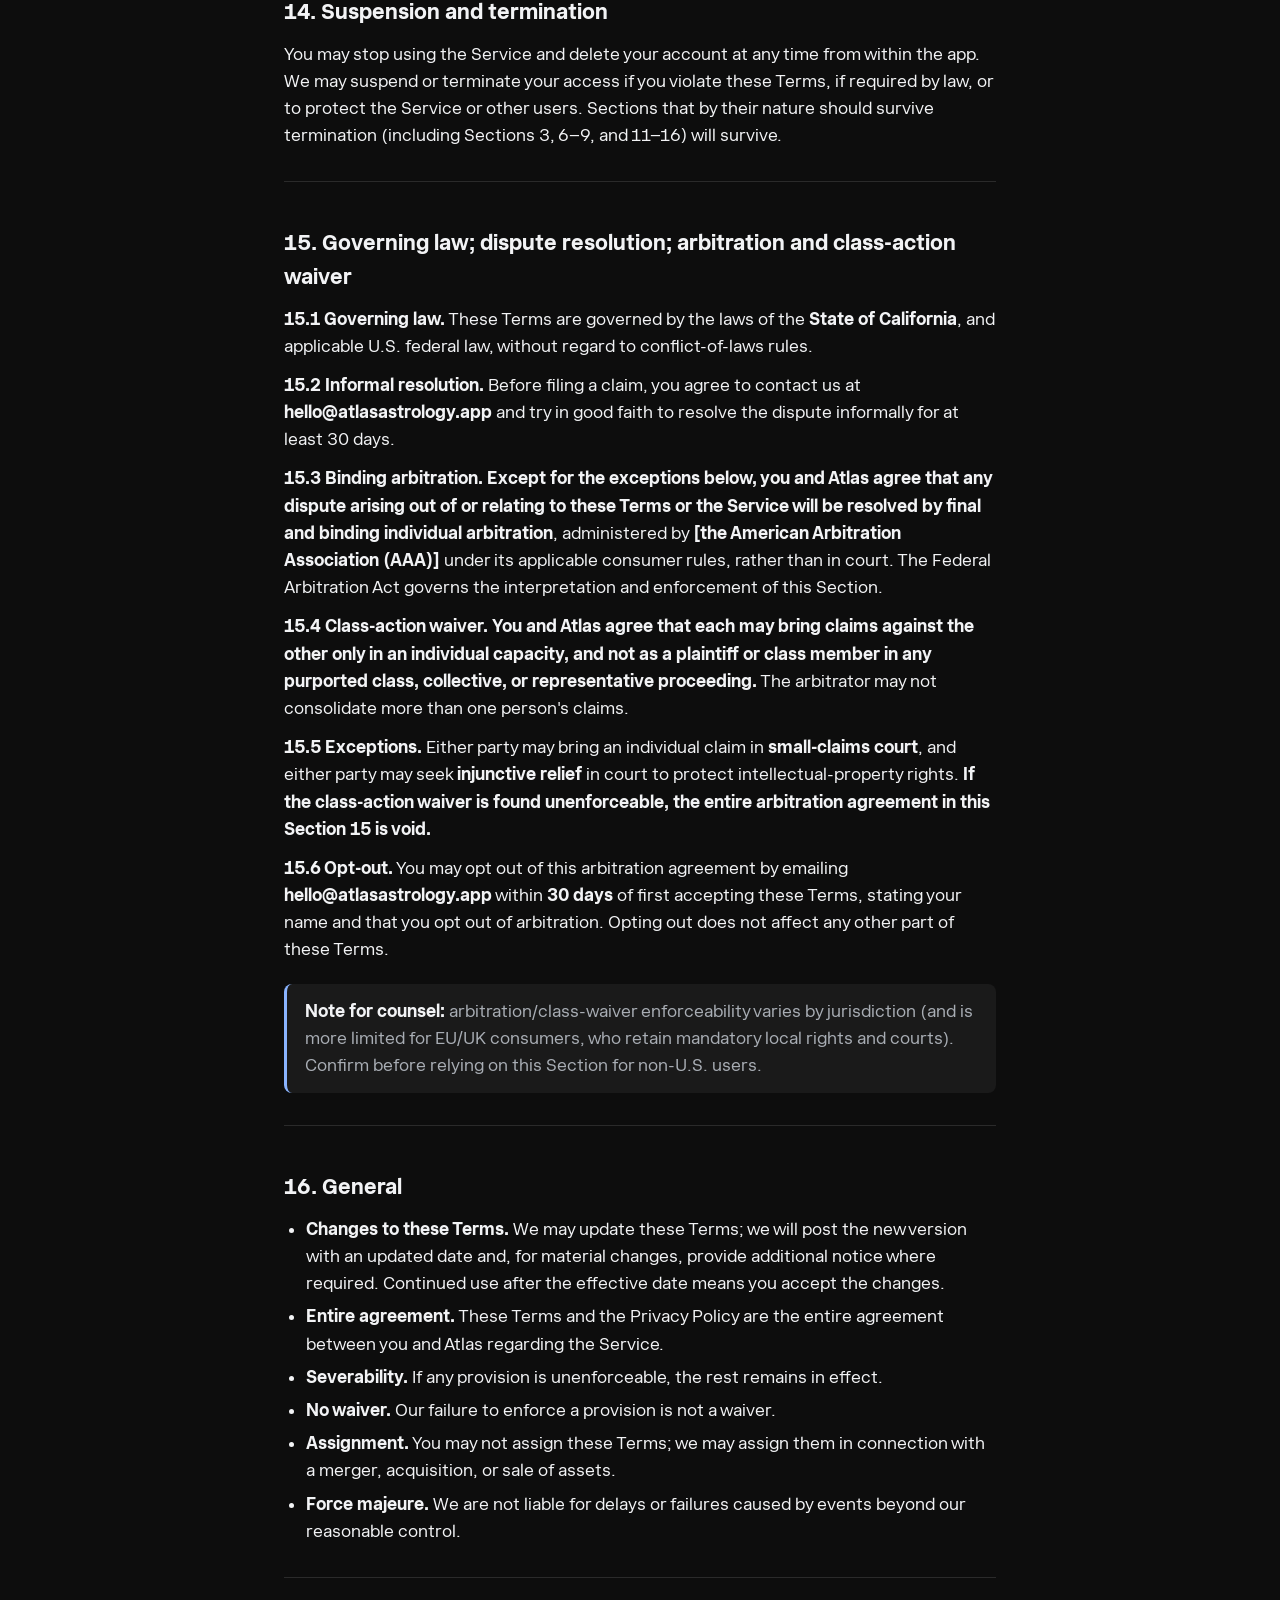
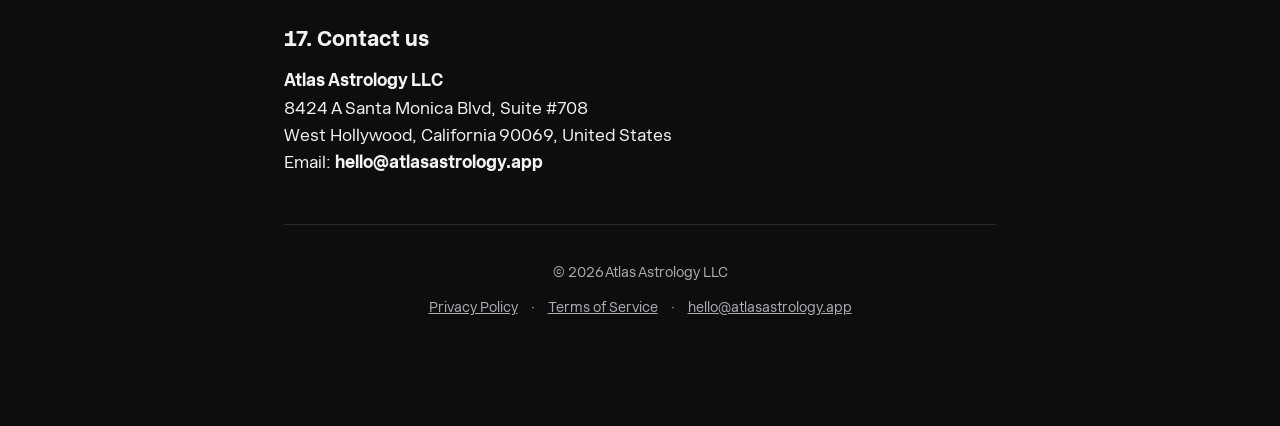
<file: terms/index.html>
<!DOCTYPE html>
<html lang="en">
<head>
<meta charset="utf-8">
<meta name="viewport" content="width=device-width, initial-scale=1">
<meta name="robots" content="index, follow">
<title>Terms of Service — Atlas Astrology</title>
<link rel="apple-touch-icon" href="/assets/apple-touch-icon.png">
<link rel="icon" href="/assets/apple-touch-icon.png">
<link rel="stylesheet" href="/style.css">
</head>
<body>
<main class="doc">
  <nav class="doc-nav">
    <a class="home" href="/"><img src="/assets/apple-touch-icon.png" alt="">Atlas</a>
    <span class="other"><a href="/privacy">Privacy Policy</a></span>
  </nav>
  <h1>Atlas Astrology — Terms of Service</h1>
<p><strong>Last updated: 22 July 2026</strong></p>
<p>These Terms of Service (&quot;Terms&quot;) are a binding agreement between you and <strong>Atlas Astrology LLC</strong>, a <strong>California</strong> limited liability company (&quot;Atlas,&quot; &quot;we,&quot; &quot;us,&quot; or &quot;our&quot;), governing your use of the Atlas mobile application and related website and services (together, the &quot;Service&quot;).</p>
<blockquote><strong>PLEASE READ THESE TERMS CAREFULLY.</strong> They include (a) an <strong>&quot;entertainment only&quot; disclaimer</strong> — Atlas does not provide professional advice (Section 3); (b) a <strong>limitation of our liability</strong> (Section 12); and (c) an <strong>arbitration agreement and class-action waiver</strong> that affect how disputes are resolved (Section 15). By creating an account or using the Service, you agree to these Terms.</blockquote>
<hr>
<h2>1. Eligibility and acceptance</h2>
<p>You must be at least <strong>13 years old</strong> to use the Service. If you are between 13 and the age of majority where you live, you may use the Service only with the consent and supervision of a parent or legal guardian who agrees to these Terms on your behalf. By using the Service you represent that you meet these requirements and have the legal capacity to enter into these Terms. If you use the Service on behalf of an organization, you represent that you are authorized to bind it.</p>
<p>If you do not agree to these Terms, do not use the Service.</p>
<hr>
<h2>2. What Atlas is</h2>
<p>Atlas is an astrology application. It calculates and displays astrological charts, transits, astrocartography (&quot;relocation&quot;) lines, &quot;best time&quot; windows, and related interpretive content based on birth information you provide, and lets you keep private journals and save charts for yourself and others.</p>
<p>We may add, change, or remove features at any time. We may also offer some features only through a paid subscription or one-time purchase (Section 5).</p>
<hr>
<h2>3. Entertainment and informational use only — no professional advice</h2>
<p><strong>Atlas, and all astrological charts, readings, interpretations, &quot;best time&quot; windows, location suggestions, and other content it provides, are offered for general entertainment, self-reflection, and informational purposes only.</strong></p>
<ul><li><strong>Astrology is not a science</strong>, and the Service does not predict the future or guarantee any outcome.</li><li><strong>The Service is not a substitute for professional advice.</strong> It does not provide, and must not be relied upon as, <strong>medical, mental-health, psychological, psychiatric, legal, financial, investment, tax, relationship, travel-safety, or any other professional advice.</strong></li><li><strong>Always seek the advice of a qualified professional</strong> (such as a physician, therapist, attorney, or financial advisor) before making any decision that could affect your health, safety, finances, legal rights, relationships, or wellbeing. <strong>Never disregard or delay seeking professional advice because of something you read in the Service.</strong></li><li><strong>You are solely responsible for any decision or action you take</strong> based on the Service. Do not use the Service to make decisions about travel to or from any location, medical or mental-health treatment, financial transactions, legal matters, or relationships in reliance on astrological content.</li><li>If you are experiencing a medical or mental-health emergency, contact your local emergency services immediately. The Service is not a crisis or counseling resource.</li></ul>
<p>You acknowledge and agree that you use the Service and rely on its content <strong>at your own risk</strong>.</p>
<hr>
<h2>4. Your account</h2>
<p>You are responsible for the information you provide, for maintaining the security of your account and device, and for all activity under your account. You agree to provide accurate information and to keep it current. Notify us promptly at <strong>hello@atlasastrology.app</strong> if you believe your account has been compromised. We may suspend or terminate accounts as described in Section 14.</p>
<hr>
<h2>5. Subscriptions, purchases, and cancellation</h2>
<p><strong>5.1 Billing through Apple.</strong> All purchases and subscriptions are sold and processed by <strong>Apple</strong> through your App Store account, subject to Apple&#x27;s terms. We do not receive or store your payment-card details.</p>
<p><strong>5.2 Auto-renewing subscriptions.</strong> If you buy an auto-renewing subscription:</p>
<ul><li>The subscription <strong>automatically renews</strong> for the same period at the then-current price unless you cancel at least <strong>24 hours before</strong> the end of the current period.</li><li>Your App Store account is <strong>charged at confirmation of purchase</strong> and again at each renewal.</li><li>The price, billing period, and any free-trial or introductory terms are disclosed on the purchase screen <strong>before</strong> you buy.</li><li>If you do not cancel a free trial before it ends, it will convert to a paid subscription at the disclosed price.</li></ul>
<p><strong>5.3 How to cancel (including California and other auto-renewal laws).</strong> You can cancel at any time through your <strong>Apple ID / App Store subscription settings</strong> on your device (Settings → your name → Subscriptions). Cancellation takes effect at the end of the current billing period. Because Apple manages billing, <strong>we cannot cancel a subscription or issue refunds directly</strong> — please use your App Store settings, and contact Apple for billing or refund issues. This Section is intended to comply with California&#x27;s Automatic Renewal Law and similar laws requiring clear disclosure and an easy cancellation path.</p>
<p><strong>5.4 One-time purchases / entitlements.</strong> Some content (such as saving additional charts) may be available as a one-time purchase. Such purchases are also processed by Apple and are generally non-refundable except as required by law or Apple&#x27;s policies.</p>
<p><strong>5.5 Price changes.</strong> We may change prices prospectively. Changes will not affect a billing period already paid for, and material changes to an auto-renewing subscription price will be handled in accordance with Apple&#x27;s requirements.</p>
<hr>
<h2>6. Your content and license to us</h2>
<p>&quot;Your Content&quot; means information and materials you submit, including birth data, journal entries, charts, photos, and feature requests.</p>
<p>You retain ownership of Your Content. You grant us a worldwide, non-exclusive, royalty-free license to host, store, reproduce, and process Your Content <strong>solely to operate, provide, secure, and improve the Service</strong> for you, consistent with our <a href="https://atlasastrology.app/privacy">Privacy Policy</a>. This license ends when you delete Your Content or your account, except for content already shared with others, retained in backups for a limited period, or kept in de-identified form.</p>
<p><strong>You represent and warrant that:</strong> (a) you own or have the necessary rights to all of Your Content; (b) for any chart, photo, or birth information about <strong>another person</strong>, you have that person&#x27;s permission (or other lawful basis) to provide it and have informed them how it will be used; and (c) Your Content does not infringe any third party&#x27;s intellectual-property, privacy, or other rights or violate any law.</p>
<hr>
<h2>7. Acceptable use</h2>
<p>You agree not to:</p>
<ul><li>upload content you do not have the right to upload, or that infringes others&#x27; copyrights, trademarks, privacy, or other rights;</li><li>upload unlawful, harassing, abusive, defamatory, or harmful content;</li><li>reverse engineer, decompile, scrape, or attempt to access the Service or its data other than through the interfaces we provide;</li><li>interfere with, overload, or disrupt the Service or its security;</li><li>use the Service to build a competing product, or resell or commercially exploit the Service without our permission;</li><li>misuse another person&#x27;s data or impersonate anyone.</li></ul>
<p>We may remove content or restrict access that we believe violates these Terms or the law.</p>
<hr>
<h2>8. Our intellectual property</h2>
<p>The Service, including its software, design, text, graphics, logos, and interpretive content (excluding Your Content), is owned by Atlas or its licensors and is protected by intellectual-property laws. We grant you a limited, personal, non-transferable, non-exclusive, revocable license to use the Service for your own personal, non-commercial use, subject to these Terms. All rights not expressly granted are reserved.</p>
<hr>
<h2>9. Copyright complaints (DMCA)</h2>
<p>We respect intellectual-property rights and respond to notices of alleged copyright infringement under the Digital Millennium Copyright Act (&quot;DMCA&quot;).</p>
<p><strong>To report infringing content,</strong> send a written notice to our designated agent with: (1) your physical or electronic signature; (2) identification of the copyrighted work claimed to be infringed; (3) identification of the material claimed to be infringing and information reasonably sufficient to locate it; (4) your contact information; (5) a statement that you have a good-faith belief the use is not authorized; and (6) a statement, under penalty of perjury, that the information is accurate and that you are the owner or authorized to act on the owner&#x27;s behalf.</p>
<p><strong>Designated DMCA Agent:</strong><br>Copyright Agent, Atlas Astrology LLC<br>8424 A Santa Monica Blvd, Suite #708, West Hollywood, California 90069, United States<br>Email: <strong>hello@atlasastrology.app</strong></p>
<blockquote><strong>Action item:</strong> Register this designated agent with the U.S. Copyright Office at dmcadesignated agent.copyright.gov (the fee is approximately $6). Registration is what gives you the DMCA &quot;safe harbor&quot; against liability for users&#x27; uploads.</blockquote>
<p>We will remove or disable infringing material, may notify the user, and provide a counter-notice process. <strong>We will terminate the accounts of repeat infringers</strong> in appropriate circumstances.</p>
<hr>
<h2>10. Third-party services</h2>
<p>The Service relies on third parties, including <strong>Apple</strong> (Sign in with Apple, App Store billing, push notifications). Your use of those services is governed by their terms and policies, and we are not responsible for them. Apple is not a party to these Terms, but as a third-party beneficiary Apple may enforce them against you. You agree your use of the app complies with the Apple Media Services / App Store Terms of Use.</p>
<hr>
<h2>11. Disclaimer of warranties</h2>
<p><strong>THE SERVICE IS PROVIDED &quot;AS IS&quot; AND &quot;AS AVAILABLE,&quot; WITHOUT WARRANTIES OF ANY KIND, WHETHER EXPRESS, IMPLIED, OR STATUTORY</strong>, including any implied warranties of merchantability, fitness for a particular purpose, title, accuracy, and non-infringement. We do not warrant that the Service will be uninterrupted, error-free, or secure, that astrological calculations or content are accurate or reliable, or that the Service will meet your expectations. Some jurisdictions do not allow the exclusion of certain warranties, so some of the above may not apply to you.</p>
<hr>
<h2>12. Limitation of liability</h2>
<p><strong>TO THE MAXIMUM EXTENT PERMITTED BY LAW:</strong></p>
<ul><li><strong>Atlas and its owners, members, employees, and suppliers will not be liable for any indirect, incidental, special, consequential, exemplary, or punitive damages, or for any loss of profits, data, goodwill, or other intangible losses,</strong> arising out of or related to your use of (or inability to use) the Service or your reliance on any content, even if advised of the possibility of such damages.</li><li><strong>Our total liability for all claims relating to the Service is limited to the greater of (a) the amount you paid us (through Apple) for the Service in the 12 months before the event giving rise to the claim, or (b) US $100.</strong></li></ul>
<p>These limitations apply regardless of the legal theory and form an essential basis of the bargain between us. Some jurisdictions do not allow certain limitations, so some of the above may not apply to you, and nothing in these Terms limits liability that cannot be limited by law.</p>
<hr>
<h2>13. Indemnification</h2>
<p>You agree to indemnify and hold harmless Atlas and its owners, members, and employees from any claims, damages, losses, liabilities, and expenses (including reasonable legal fees) arising out of or related to: (a) Your Content; (b) your use or misuse of the Service; (c) your violation of these Terms or any law; or (d) your violation of any third party&#x27;s rights, including providing another person&#x27;s data without authorization.</p>
<hr>
<h2>14. Suspension and termination</h2>
<p>You may stop using the Service and delete your account at any time from within the app. We may suspend or terminate your access if you violate these Terms, if required by law, or to protect the Service or other users. Sections that by their nature should survive termination (including Sections 3, 6–9, and 11–16) will survive.</p>
<hr>
<h2>15. Governing law; dispute resolution; arbitration and class-action waiver</h2>
<p><strong>15.1 Governing law.</strong> These Terms are governed by the laws of the <strong>State of California</strong>, and applicable U.S. federal law, without regard to conflict-of-laws rules.</p>
<p><strong>15.2 Informal resolution.</strong> Before filing a claim, you agree to contact us at <strong>hello@atlasastrology.app</strong> and try in good faith to resolve the dispute informally for at least 30 days.</p>
<p><strong>15.3 Binding arbitration.</strong> <strong>Except for the exceptions below, you and Atlas agree that any dispute arising out of or relating to these Terms or the Service will be resolved by final and binding individual arbitration</strong>, administered by <strong>[the American Arbitration Association (AAA)]</strong> under its applicable consumer rules, rather than in court. The Federal Arbitration Act governs the interpretation and enforcement of this Section.</p>
<p><strong>15.4 Class-action waiver.</strong> <strong>You and Atlas agree that each may bring claims against the other only in an individual capacity, and not as a plaintiff or class member in any purported class, collective, or representative proceeding.</strong> The arbitrator may not consolidate more than one person&#x27;s claims.</p>
<p><strong>15.5 Exceptions.</strong> Either party may bring an individual claim in <strong>small-claims court</strong>, and either party may seek <strong>injunctive relief</strong> in court to protect intellectual-property rights. <strong>If the class-action waiver is found unenforceable, the entire arbitration agreement in this Section 15 is void.</strong></p>
<p><strong>15.6 Opt-out.</strong> You may opt out of this arbitration agreement by emailing <strong>hello@atlasastrology.app</strong> within <strong>30 days</strong> of first accepting these Terms, stating your name and that you opt out of arbitration. Opting out does not affect any other part of these Terms.</p>
<blockquote><strong>Note for counsel:</strong> arbitration/class-waiver enforceability varies by jurisdiction (and is more limited for EU/UK consumers, who retain mandatory local rights and courts). Confirm before relying on this Section for non-U.S. users.</blockquote>
<hr>
<h2>16. General</h2>
<ul><li><strong>Changes to these Terms.</strong> We may update these Terms; we will post the new version with an updated date and, for material changes, provide additional notice where required. Continued use after the effective date means you accept the changes.</li><li><strong>Entire agreement.</strong> These Terms and the Privacy Policy are the entire agreement between you and Atlas regarding the Service.</li><li><strong>Severability.</strong> If any provision is unenforceable, the rest remains in effect.</li><li><strong>No waiver.</strong> Our failure to enforce a provision is not a waiver.</li><li><strong>Assignment.</strong> You may not assign these Terms; we may assign them in connection with a merger, acquisition, or sale of assets.</li><li><strong>Force majeure.</strong> We are not liable for delays or failures caused by events beyond our reasonable control.</li></ul>
<hr>
<h2>17. Contact us</h2>
<p><strong>Atlas Astrology LLC</strong><br>8424 A Santa Monica Blvd, Suite #708<br>West Hollywood, California 90069, United States<br>Email: <strong>hello@atlasastrology.app</strong></p>
  <div class="footer">
    <p>&copy; 2026 Atlas Astrology LLC</p>
    <p><a href="/privacy">Privacy Policy</a> &middot; <a href="/terms">Terms of Service</a> &middot; <a href="mailto:hello@atlasastrology.app">hello@atlasastrology.app</a></p>
  </div>
</main>
</body>
</html>
</file>
<file: style.css>
:root {
  --bg: #0D0D0D;
  --bg-elev: #1a1a1a;
  --text: #f2f3f5;
  --muted: #a8adb4;
  --line: #2a2a2a;
  --accent: #8ab4ff;
}

@font-face {
  font-family: "Innovator Grotesk";
  src: url("/assets/fonts/InnovatorGrotesk-Regular.woff2") format("woff2");
  font-weight: 400;
  font-style: normal;
  font-display: swap;
}
@font-face {
  font-family: "Innovator Grotesk";
  src: url("/assets/fonts/InnovatorGrotesk-SemiBold.woff2") format("woff2");
  font-weight: 600;
  font-style: normal;
  font-display: swap;
}
@font-face {
  font-family: "Innovator Grotesk";
  src: url("/assets/fonts/InnovatorGrotesk-Bold.woff2") format("woff2");
  font-weight: 700;
  font-style: normal;
  font-display: swap;
}
@font-face {
  font-family: "Morne";
  src: url("/assets/fonts/Morne.ttf") format("truetype");
  font-weight: 400;
  font-style: normal;
  font-display: swap;
}

* { box-sizing: border-box; }

html { -webkit-text-size-adjust: 100%; }

body {
  margin: 0;
  background: var(--bg);
  color: var(--text);
  font-family: "Innovator Grotesk", -apple-system, BlinkMacSystemFont, "Segoe UI", Roboto, Helvetica, Arial, sans-serif;
  line-height: 1.6;
  font-size: 17px;
}

a { color: var(--accent); }

/* ---------- Landing ---------- */
.hero {
  min-height: 100vh;
  display: flex;
  flex-direction: column;
  align-items: center;
  justify-content: center;
  text-align: center;
  padding: 48px 24px;
}

.hero img.icon {
  width: 132px;
  height: 132px;
  border-radius: 28px;
  box-shadow: 0 12px 40px rgba(0,0,0,0.45);
}

.hero h1 {
  font-family: "Morne", "Innovator Grotesk", serif;
  font-size: 40px;
  font-weight: 400;
  margin: 28px 0 8px;
  letter-spacing: 0.5px;
}

.hero p.tagline {
  color: var(--muted);
  max-width: 440px;
  margin: 0 0 36px;
  font-size: 18px;
}

.appstore-btn {
  display: inline-block;
  text-decoration: none;
  cursor: default;
}
.appstore-btn img { height: 56px; width: auto; display: block; }

.hero .legal-links {
  margin-top: 44px;
  font-size: 15px;
  color: var(--muted);
}
.hero .legal-links a { margin: 0 12px; }

/* ---------- Legal pages ---------- */
.doc {
  max-width: 760px;
  margin: 0 auto;
  padding: 32px 24px 96px;
}

.doc-nav {
  display: flex;
  align-items: center;
  justify-content: space-between;
  padding: 18px 0;
  border-bottom: 1px solid var(--line);
  margin-bottom: 28px;
}
.doc-nav a.home {
  display: inline-flex;
  align-items: center;
  gap: 10px;
  color: var(--text);
  text-decoration: none;
  font-weight: 600;
}
.doc-nav a.home img { width: 28px; height: 28px; border-radius: 7px; }
.doc-nav .other { font-size: 15px; }

.doc h1 { font-size: 28px; margin: 8px 0 4px; }
.doc h2 { font-size: 21px; margin: 36px 0 10px; padding-top: 8px; }
.doc h3 { font-size: 18px; margin: 24px 0 8px; color: var(--text); }
.doc p { margin: 12px 0; }
.doc ul { margin: 12px 0; padding-left: 22px; }
.doc li { margin: 6px 0; }
.doc hr { border: none; border-top: 1px solid var(--line); margin: 32px 0; }
.doc blockquote {
  margin: 20px 0;
  padding: 14px 18px;
  background: var(--bg-elev);
  border-left: 3px solid var(--accent);
  border-radius: 8px;
  color: var(--muted);
}
.doc blockquote strong { color: var(--text); }
.doc .updated { color: var(--muted); font-size: 15px; margin-top: 0; }

.footer {
  border-top: 1px solid var(--line);
  margin-top: 48px;
  padding-top: 24px;
  color: var(--muted);
  font-size: 14px;
  text-align: center;
}
.footer a { color: var(--muted); margin: 0 10px; }
</file>
